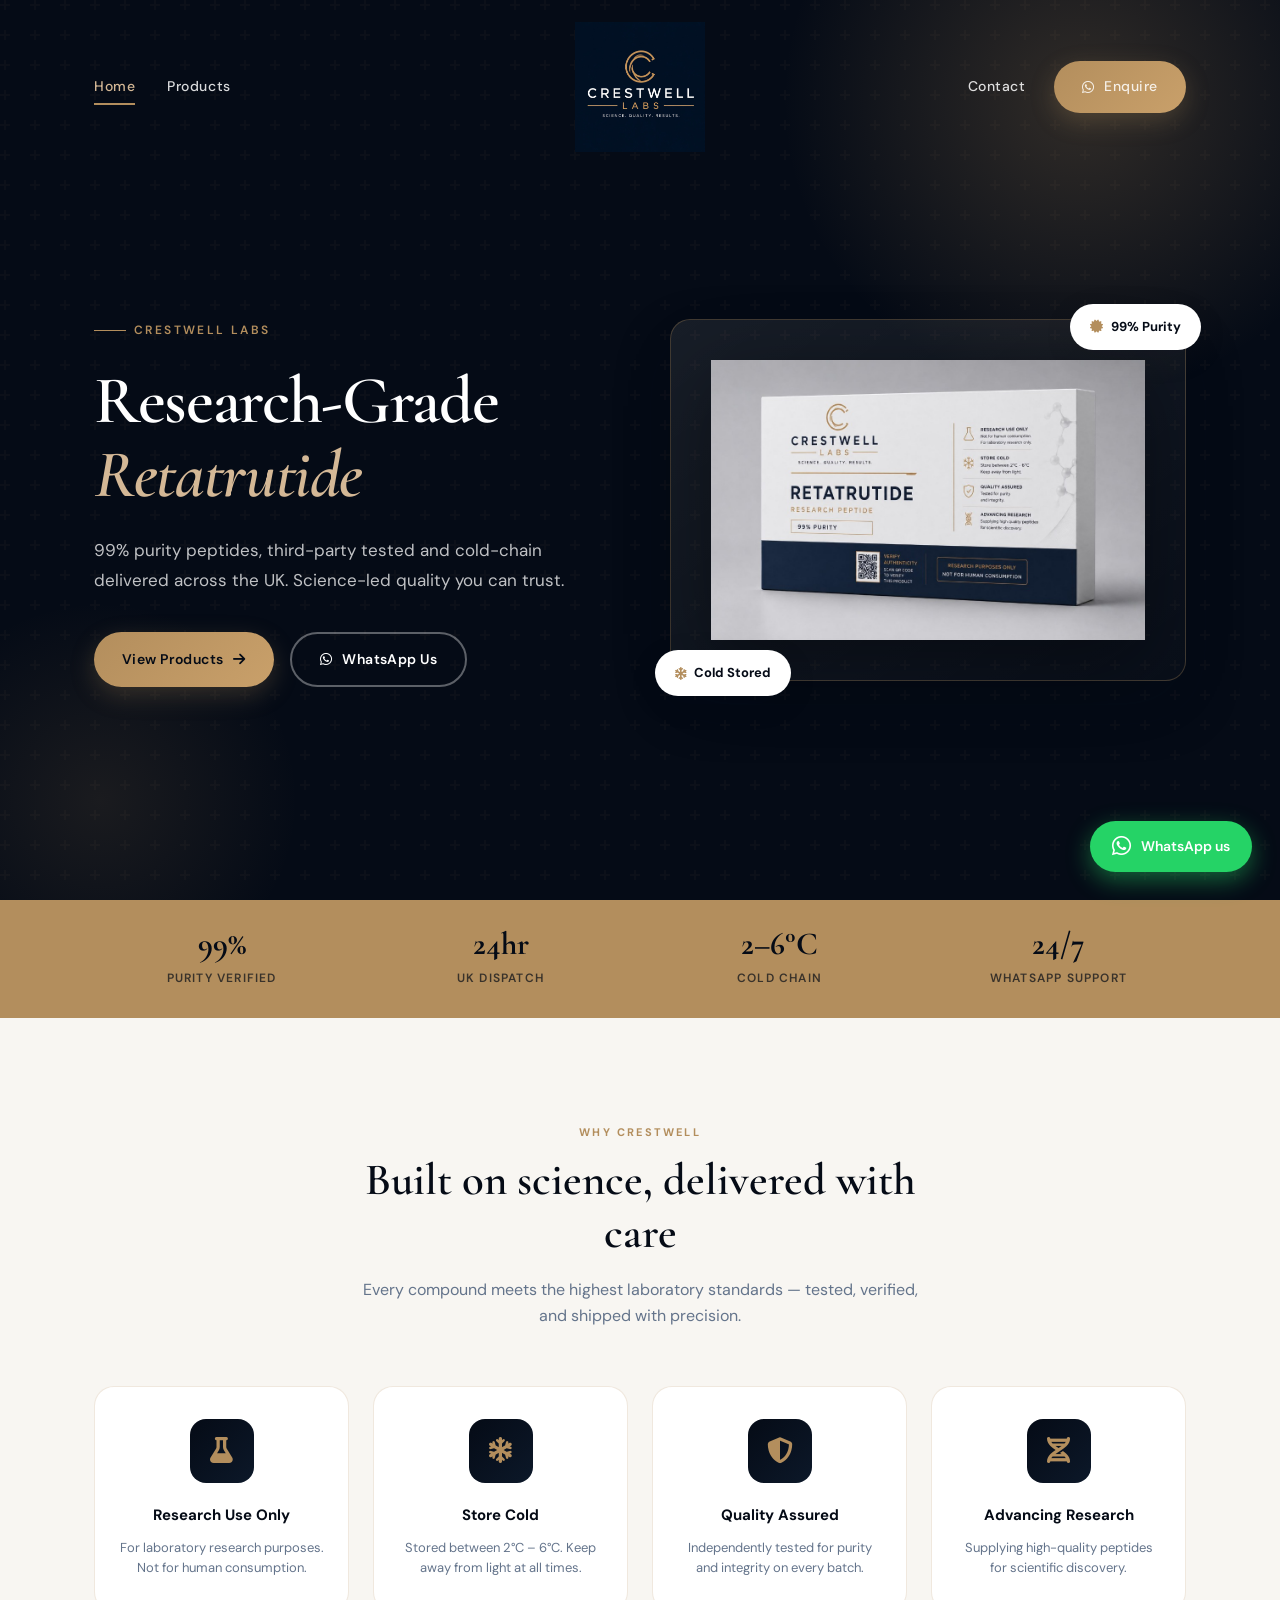
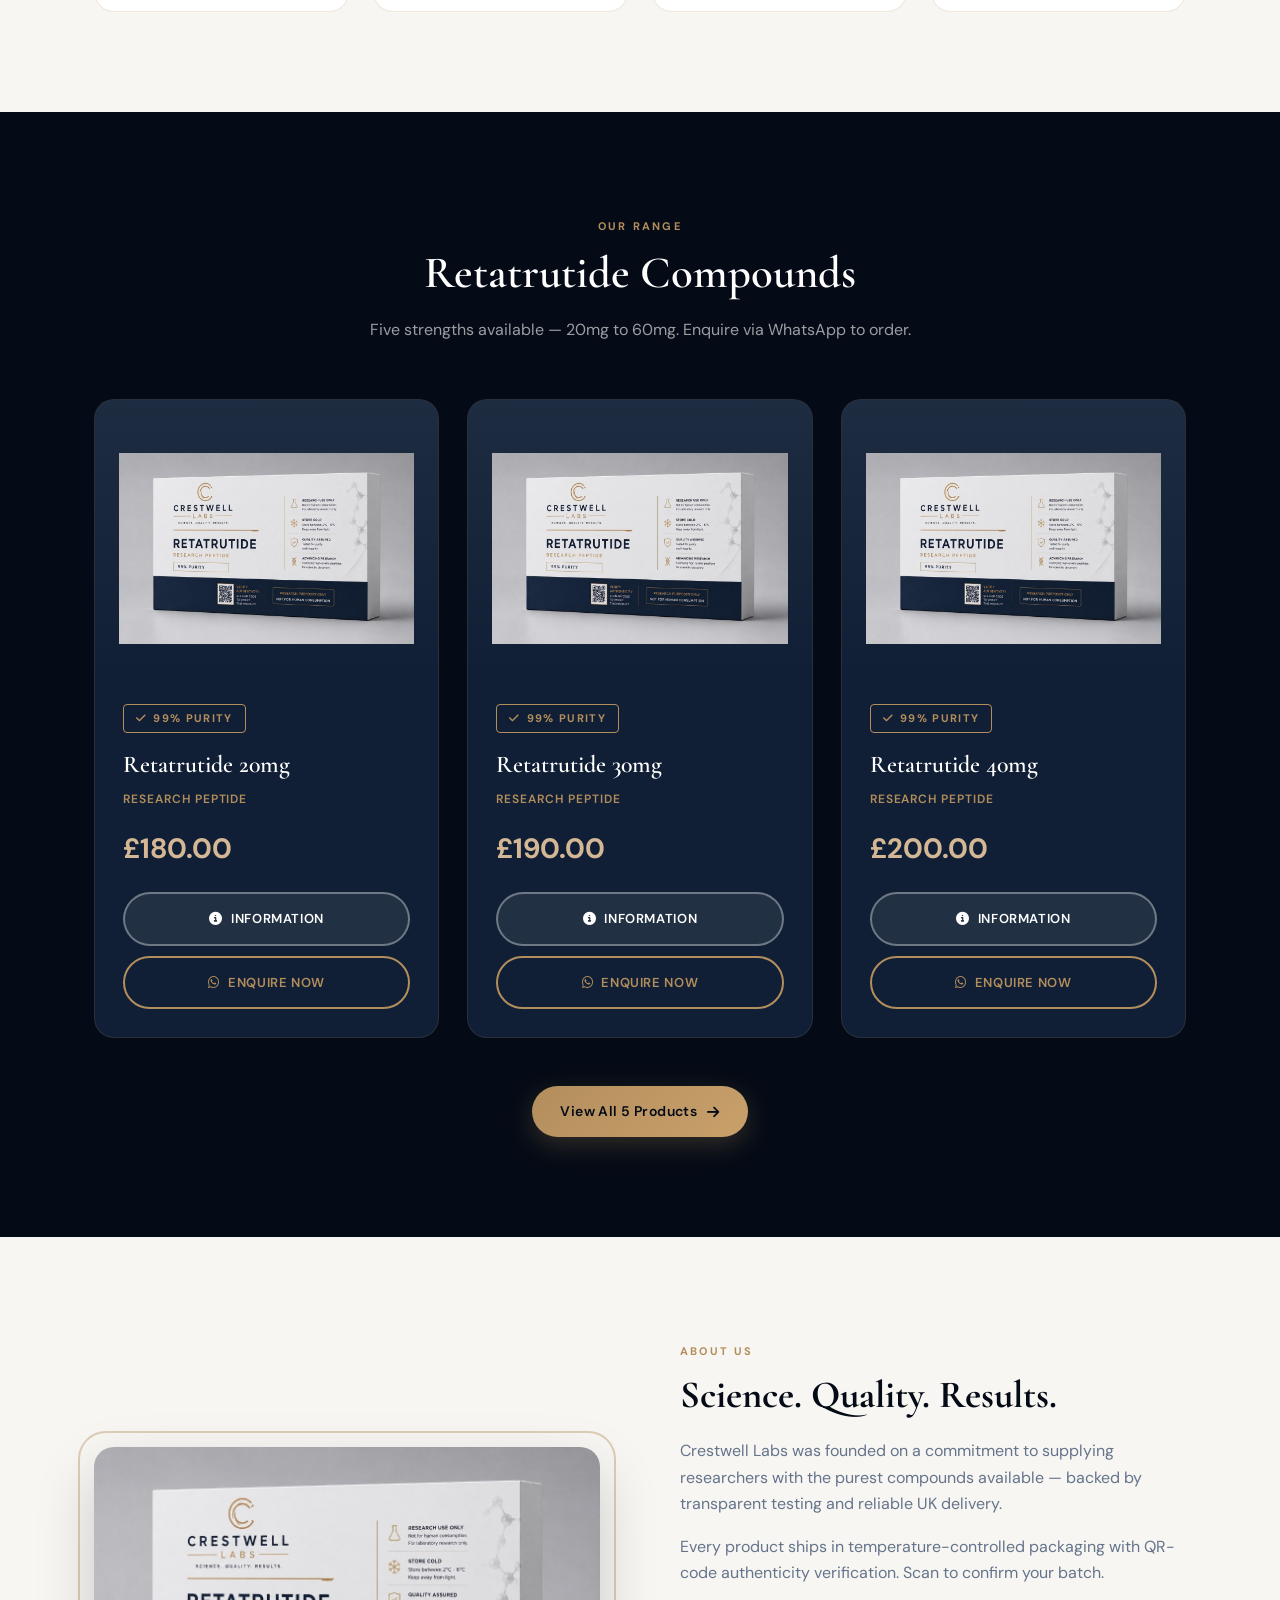
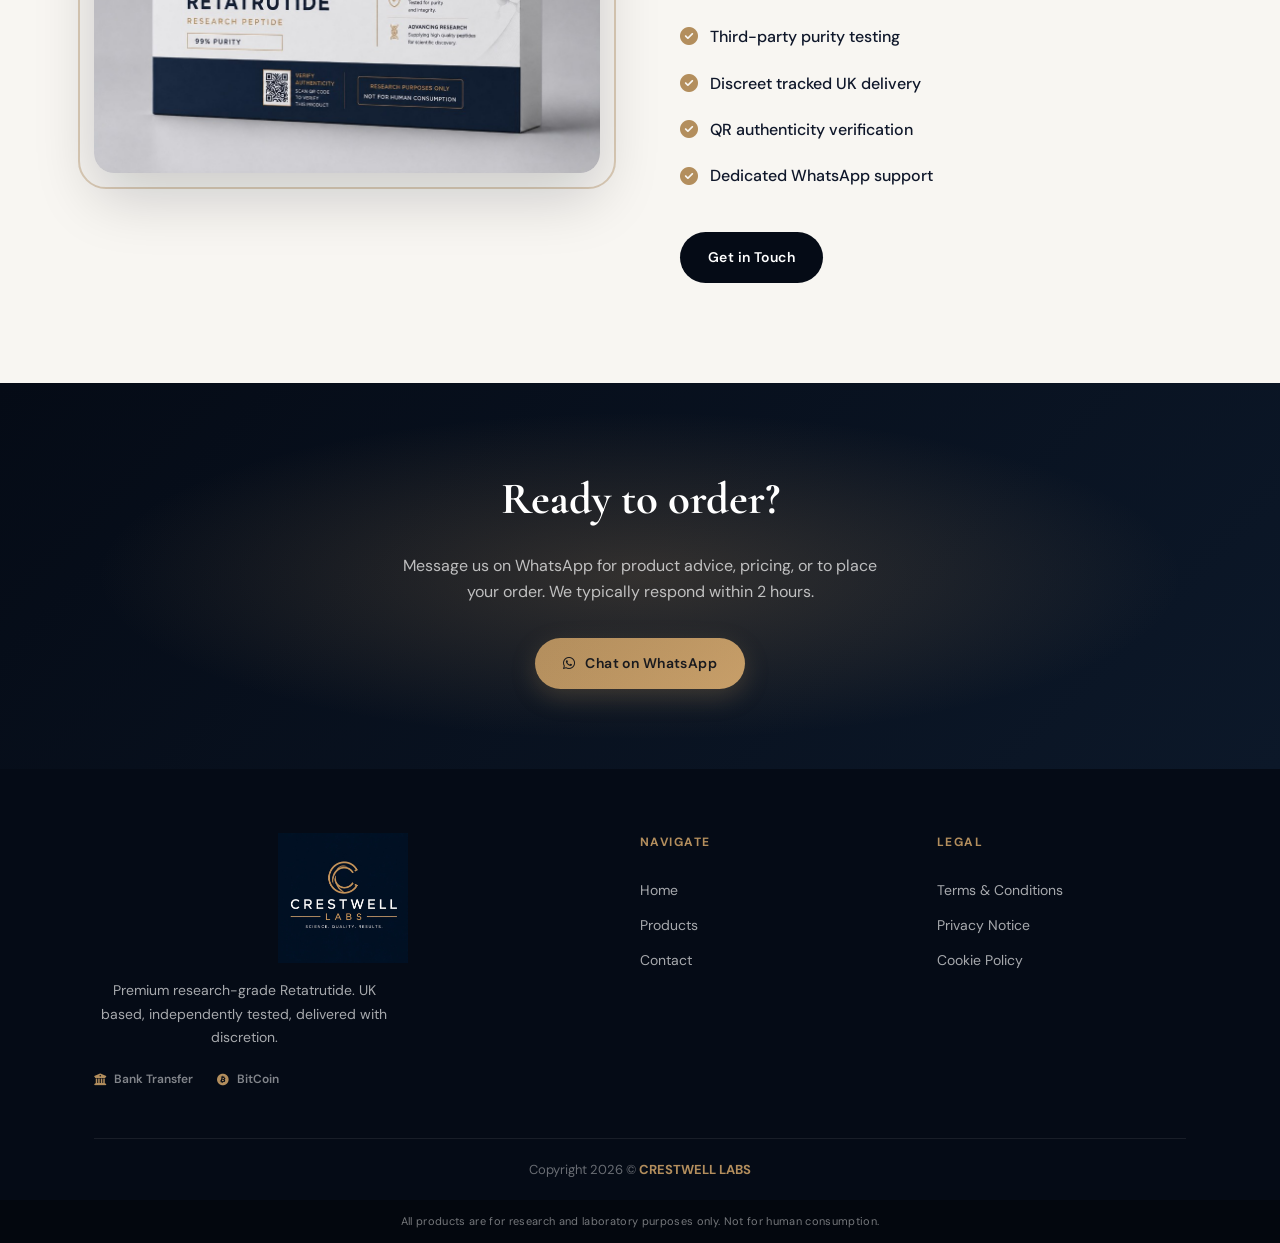
<file: index.html>
<!DOCTYPE html>
<html lang="en">
<head>
  <meta charset="UTF-8">
  <meta name="viewport" content="width=device-width, initial-scale=1.0">
  <meta name="description" content="Crestwell Labs — Science. Quality. Results. Premium research-grade Retatrutide compounds, UK based.">
  <title>Crestwell Labs | Science. Quality. Results.</title>
    <link rel="icon" href="images/favicon.png" type="image/png">
  <link rel="preconnect" href="https://fonts.googleapis.com">
  <link rel="preconnect" href="https://fonts.gstatic.com" crossorigin>
  <link href="https://fonts.googleapis.com/css2?family=Cormorant+Garamond:ital,wght@0,500;0,600;0,700;1,500&family=DM+Sans:wght@400;500;600;700&display=swap" rel="stylesheet">
  <link rel="stylesheet" href="https://cdnjs.cloudflare.com/ajax/libs/font-awesome/6.5.1/css/all.min.css">
  <link rel="stylesheet" href="css/styles.css">
</head>
<body>

  <header class="site-header">
    <div class="container">
      <div class="header-inner">
        <nav class="nav-desktop nav-left">
          <a href="index.html" class="active">Home</a>
          <a href="products.html">Products</a>
        </nav>
        <a href="index.html" class="logo logo-center">
          <img src="images/logo-dark.png" alt="Crestwell Labs">
        </a>
        <div class="header-right">
          <nav class="nav-desktop nav-right">
            <a href="contact.html">Contact</a>
            <a href="https://wa.me/447476289136?text=Hello%2C%20I%27d%20like%20to%20enquire%20about%20Crestwell%20Labs" class="btn btn-gold" target="_blank" rel="noopener">
              <i class="fab fa-whatsapp"></i> Enquire
            </a>
          </nav>
          <button class="menu-toggle" aria-label="Menu"><i class="fas fa-bars"></i></button>
        </div>
      </div>
    </div>
  </header>
  <div class="nav-overlay"></div>
  <nav class="nav-mobile">
    <div class="nav-mobile-top">
      <img src="images/logo-dark.png" alt="Crestwell Labs" class="nav-mobile-logo">
      <button class="nav-mobile-close" aria-label="Close menu"><i class="fas fa-times"></i></button>
    </div>
    <div class="nav-mobile-links">
      <a href="index.html" class="active">Home</a>
      <a href="products.html">Products</a>
      <a href="contact.html">Contact</a>
      <a href="terms.html">Terms &amp; Conditions</a>
      <a href="privacy.html">Privacy Notice</a>
      <a href="cookies.html">Cookie Policy</a>
    </div>
  </nav>

  <!-- Hero -->
  <section class="hero">
    <div class="hero-bg-pattern"></div>
    <div class="hero-glow"></div>
    <div class="hero-glow-2"></div>
    <div class="container">
      <div class="hero-grid">
        <div class="hero-content">
          <div class="hero-eyebrow">Crestwell Labs</div>
          <h1>Research-Grade <em>Retatrutide</em></h1>
          <p class="hero-desc">99% purity peptides, third-party tested and cold-chain delivered across the UK. Science-led quality you can trust.</p>
          <div class="hero-actions">
            <a href="products.html" class="btn btn-gold">View Products <i class="fas fa-arrow-right"></i></a>
            <a href="https://wa.me/447476289136?text=Hello%2C%20I%27d%20like%20more%20info%20about%20Crestwell%20Labs" class="btn btn-outline" target="_blank" rel="noopener">
              <i class="fab fa-whatsapp"></i> WhatsApp Us
            </a>
          </div>
        </div>
        <div class="hero-visual">
          <div class="hero-product-frame">
            <img src="images/product-retatrutide.png" alt="Crestwell Labs Retatrutide">
            <div class="hero-badge-float top-right"><i class="fas fa-certificate"></i> 99% Purity</div>
            <div class="hero-badge-float bottom-left"><i class="fas fa-snowflake"></i> Cold Stored</div>
          </div>
        </div>
      </div>
    </div>
  </section>

  <!-- Stats -->
  <div class="stats-bar">
    <div class="container">
      <div class="stats-grid">
        <div class="stat-item"><strong>99%</strong><span>Purity Verified</span></div>
        <div class="stat-item"><strong>24hr</strong><span>UK Dispatch</span></div>
        <div class="stat-item"><strong>2–6°C</strong><span>Cold Chain</span></div>
        <div class="stat-item"><strong>24/7</strong><span>WhatsApp Support</span></div>
      </div>
    </div>
  </div>

  <!-- Pillars -->
  <section>
    <div class="container">
      <div class="section-header">
        <span class="section-label">Why Crestwell</span>
        <h2>Built on science, delivered with care</h2>
        <p>Every compound meets the highest laboratory standards — tested, verified, and shipped with precision.</p>
      </div>
      <div class="pillars-grid">
        <div class="pillar-card">
          <div class="pillar-icon"><i class="fas fa-flask"></i></div>
          <h3>Research Use Only</h3>
          <p>For laboratory research purposes. Not for human consumption.</p>
        </div>
        <div class="pillar-card">
          <div class="pillar-icon"><i class="fas fa-snowflake"></i></div>
          <h3>Store Cold</h3>
          <p>Stored between 2°C – 6°C. Keep away from light at all times.</p>
        </div>
        <div class="pillar-card">
          <div class="pillar-icon"><i class="fas fa-shield-alt"></i></div>
          <h3>Quality Assured</h3>
          <p>Independently tested for purity and integrity on every batch.</p>
        </div>
        <div class="pillar-card">
          <div class="pillar-icon"><i class="fas fa-dna"></i></div>
          <h3>Advancing Research</h3>
          <p>Supplying high-quality peptides for scientific discovery.</p>
        </div>
      </div>
    </div>
  </section>

  <!-- Featured Products -->
  <section class="section-dark">
    <div class="container">
      <div class="section-header">
        <span class="section-label">Our Range</span>
        <h2>Retatrutide Compounds</h2>
        <p>Five strengths available — 20mg to 60mg. Enquire via WhatsApp to order.</p>
      </div>
      <div class="products-grid">
        <article class="product-card">
          <div class="product-image">
            <a href="information.html"><img src="images/product-retatrutide.png" alt="Retatrutide 20mg"></a>
          </div>
          <div class="product-body">
            <span class="product-purity"><i class="fas fa-check"></i> 99% Purity</span>
            <h3>Retatrutide 20mg</h3>
            <p class="product-subtitle">Research Peptide</p>
            <div class="product-price">£180.00</div>
            <div class="product-actions">
              <a href="information.html" class="btn-info"><i class="fas fa-info-circle"></i> Information</a>
              <a href="https://wa.me/447476289136?text=Hi%2C%20I%27d%20like%20to%20order%20Retatrutide%2020mg" class="btn-enquire" target="_blank" rel="noopener"><i class="fab fa-whatsapp"></i> Enquire Now</a>
            </div>
          </div>
        </article>
        <article class="product-card">
          <div class="product-image">
            <a href="information.html"><img src="images/product-retatrutide.png" alt="Retatrutide 30mg"></a>
          </div>
          <div class="product-body">
            <span class="product-purity"><i class="fas fa-check"></i> 99% Purity</span>
            <h3>Retatrutide 30mg</h3>
            <p class="product-subtitle">Research Peptide</p>
            <div class="product-price">£190.00</div>
            <div class="product-actions">
              <a href="information.html" class="btn-info"><i class="fas fa-info-circle"></i> Information</a>
              <a href="https://wa.me/447476289136?text=Hi%2C%20I%27d%20like%20to%20order%20Retatrutide%2030mg" class="btn-enquire" target="_blank" rel="noopener"><i class="fab fa-whatsapp"></i> Enquire Now</a>
            </div>
          </div>
        </article>
        <article class="product-card">
          <div class="product-image">
            <a href="information.html"><img src="images/product-retatrutide.png" alt="Retatrutide 40mg"></a>
          </div>
          <div class="product-body">
            <span class="product-purity"><i class="fas fa-check"></i> 99% Purity</span>
            <h3>Retatrutide 40mg</h3>
            <p class="product-subtitle">Research Peptide</p>
            <div class="product-price">£200.00</div>
            <div class="product-actions">
              <a href="information.html" class="btn-info"><i class="fas fa-info-circle"></i> Information</a>
              <a href="https://wa.me/447476289136?text=Hi%2C%20I%27d%20like%20to%20order%20Retatrutide%2040mg" class="btn-enquire" target="_blank" rel="noopener"><i class="fab fa-whatsapp"></i> Enquire Now</a>
            </div>
          </div>
        </article>
      </div>
      <div class="text-center mt-48">
        <a href="products.html" class="btn btn-gold">View All 5 Products <i class="fas fa-arrow-right"></i></a>
      </div>
    </div>
  </section>

  <!-- About -->
  <section>
    <div class="container">
      <div class="about-band">
        <div class="about-visual">
          <img src="images/product-retatrutide.png" alt="Crestwell Labs Retatrutide packaging">
        </div>
        <div class="about-text">
          <span class="section-label">About Us</span>
          <h2>Science. Quality. Results.</h2>
          <p>Crestwell Labs was founded on a commitment to supplying researchers with the purest compounds available — backed by transparent testing and reliable UK delivery.</p>
          <p>Every product ships in temperature-controlled packaging with QR-code authenticity verification. Scan to confirm your batch.</p>
          <ul class="about-list">
            <li><i class="fas fa-check-circle"></i> Third-party purity testing</li>
            <li><i class="fas fa-check-circle"></i> Discreet tracked UK delivery</li>
            <li><i class="fas fa-check-circle"></i> QR authenticity verification</li>
            <li><i class="fas fa-check-circle"></i> Dedicated WhatsApp support</li>
          </ul>
          <a href="contact.html" class="btn btn-navy">Get in Touch</a>
        </div>
      </div>
    </div>
  </section>

  <!-- CTA -->
  <section class="cta-section">
    <div class="container">
      <h2>Ready to order?</h2>
      <p>Message us on WhatsApp for product advice, pricing, or to place your order. We typically respond within 2 hours.</p>
      <a href="https://wa.me/447476289136?text=Hello%2C%20I%27d%20like%20to%20enquire%20about%20Crestwell%20Labs%20products" class="btn btn-gold" target="_blank" rel="noopener">
        <i class="fab fa-whatsapp"></i> Chat on WhatsApp
      </a>
    </div>
  </section>

  <footer class="site-footer">
    <div class="container">
      <div class="footer-top">
        <div class="footer-brand">
          <img src="images/logo-dark.png" alt="Crestwell Labs">
          <p>Premium research-grade Retatrutide. UK based, independently tested, delivered with discretion.</p>
          <div class="footer-payments">
            <span><i class="fas fa-university"></i> Bank Transfer</span>
            <span><i class="fab fa-bitcoin"></i> BitCoin</span>
          </div>
        </div>
        <div class="footer-col">
          <h4>Navigate</h4>
          <a href="index.html">Home</a>
          <a href="products.html">Products</a>
          <a href="contact.html">Contact</a>
        </div>
        <div class="footer-col">
          <h4>Legal</h4>
          <a href="terms.html">Terms &amp; Conditions</a>
          <a href="privacy.html">Privacy Notice</a>
          <a href="cookies.html">Cookie Policy</a>
        </div>
      </div>
      <div class="footer-bottom">Copyright 2026 &copy; <strong>CRESTWELL LABS</strong></div>
    </div>
    <div class="disclaimer-bar">All products are for research and laboratory purposes only. Not for human consumption.</div>
  </footer>

  <a href="https://wa.me/447476289136?text=Hello%2C%20I%20need%20more%20info%20about%20Crestwell%20Labs" class="whatsapp-float" target="_blank" rel="noopener" aria-label="WhatsApp">
    <i class="fab fa-whatsapp"></i><span>WhatsApp us</span>
  </a>

  <script src="js/main.js"></script>
</body>
</html>
</file>
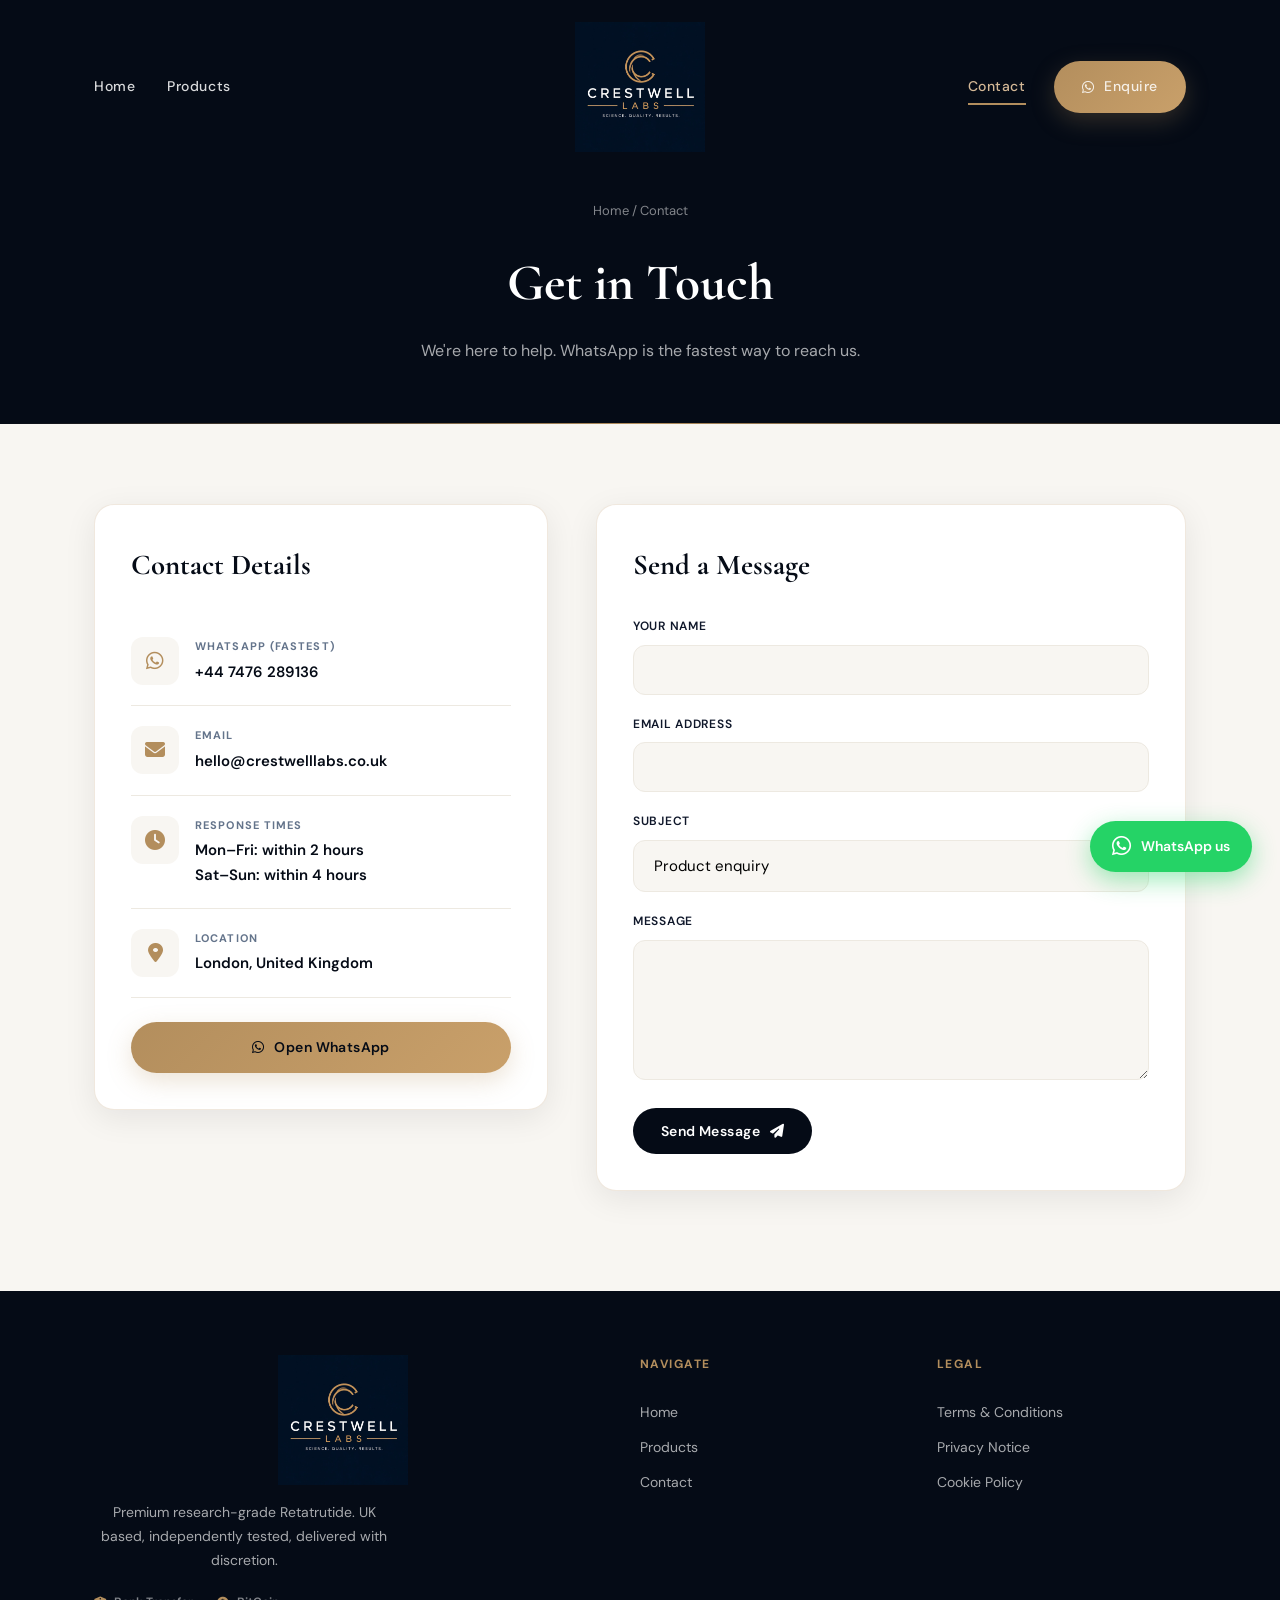
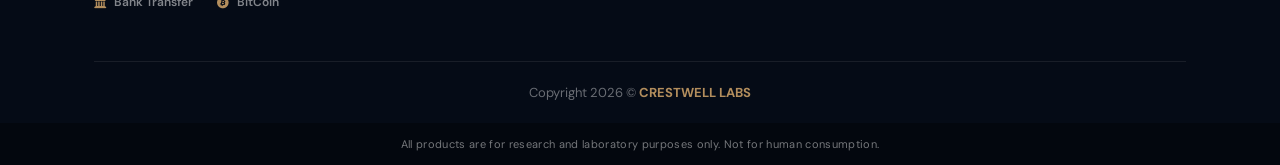
<file: contact.html>
<!DOCTYPE html>
<html lang="en">
<head>
  <meta charset="UTF-8">
  <meta name="viewport" content="width=device-width, initial-scale=1.0">
  <meta name="description" content="Contact Crestwell Labs — WhatsApp, email, or send a message.">
  <title>Contact | Crestwell Labs</title>
  <link rel="icon" href="images/favicon.png" type="image/png">
  <link rel="preconnect" href="https://fonts.googleapis.com">
  <link rel="preconnect" href="https://fonts.gstatic.com" crossorigin>
  <link href="https://fonts.googleapis.com/css2?family=Cormorant+Garamond:ital,wght@0,500;0,600;0,700;1,500&family=DM+Sans:wght@400;500;600;700&display=swap" rel="stylesheet">
  <link rel="stylesheet" href="https://cdnjs.cloudflare.com/ajax/libs/font-awesome/6.5.1/css/all.min.css">
  <link rel="stylesheet" href="css/styles.css">
</head>
<body>

  <header class="site-header scrolled">
    <div class="container">
      <div class="header-inner">
        <nav class="nav-desktop nav-left">
          <a href="index.html">Home</a>
          <a href="products.html">Products</a>
        </nav>
        <a href="index.html" class="logo logo-center">
          <img src="images/logo-dark.png" alt="Crestwell Labs">
        </a>
        <div class="header-right">
          <nav class="nav-desktop nav-right">
            <a href="contact.html" class="active">Contact</a>
            <a href="https://wa.me/447476289136?text=Hello%2C%20I%27d%20like%20to%20enquire%20about%20Crestwell%20Labs" class="btn btn-gold" target="_blank" rel="noopener">
              <i class="fab fa-whatsapp"></i> Enquire
            </a>
          </nav>
          <button class="menu-toggle" aria-label="Menu"><i class="fas fa-bars"></i></button>
        </div>
      </div>
    </div>
  </header>
  <div class="nav-overlay"></div>
  <nav class="nav-mobile">
    <div class="nav-mobile-top">
      <img src="images/logo-dark.png" alt="Crestwell Labs" class="nav-mobile-logo">
      <button class="nav-mobile-close" aria-label="Close menu"><i class="fas fa-times"></i></button>
    </div>
    <div class="nav-mobile-links">
      <a href="index.html">Home</a>
      <a href="products.html">Products</a>
      <a href="contact.html" class="active">Contact</a>
      <a href="terms.html">Terms &amp; Conditions</a>
      <a href="privacy.html">Privacy Notice</a>
      <a href="cookies.html">Cookie Policy</a>
    </div>
  </nav>

  <div class="page-hero">
    <div class="container">
      <div class="breadcrumb"><a href="index.html">Home</a> / Contact</div>
      <h1>Get in Touch</h1>
      <p>We're here to help. WhatsApp is the fastest way to reach us.</p>
    </div>
  </div>

  <section style="padding: 80px 0 100px;">
    <div class="container">
      <div class="contact-grid">
        <div class="contact-card">
          <h2>Contact Details</h2>
          <div class="contact-item">
            <div class="contact-item-icon"><i class="fab fa-whatsapp"></i></div>
            <div>
              <label>WhatsApp (Fastest)</label>
              <a href="https://wa.me/447476289136" target="_blank" rel="noopener">+44 7476 289136</a>
            </div>
          </div>
          <div class="contact-item">
            <div class="contact-item-icon"><i class="fas fa-envelope"></i></div>
            <div>
              <label>Email</label>
              <a href="mailto:hello@crestwelllabs.co.uk">hello@crestwelllabs.co.uk</a>
            </div>
          </div>
          <div class="contact-item">
            <div class="contact-item-icon"><i class="fas fa-clock"></i></div>
            <div>
              <label>Response Times</label>
              <p>Mon–Fri: within 2 hours<br>Sat–Sun: within 4 hours</p>
            </div>
          </div>
          <div class="contact-item">
            <div class="contact-item-icon"><i class="fas fa-map-marker-alt"></i></div>
            <div>
              <label>Location</label>
              <p>London, United Kingdom</p>
            </div>
          </div>
          <a href="https://wa.me/447476289136?text=Hello%2C%20I%27d%20like%20to%20get%20in%20touch" class="btn btn-gold" style="width:100%;justify-content:center;margin-top:24px;" target="_blank" rel="noopener">
            <i class="fab fa-whatsapp"></i> Open WhatsApp
          </a>
        </div>

        <div class="contact-card">
          <h2>Send a Message</h2>
          <form id="contactForm">
            <div class="form-group">
              <label for="name">Your Name</label>
              <input type="text" id="name" name="name" required>
            </div>
            <div class="form-group">
              <label for="email">Email Address</label>
              <input type="email" id="email" name="email" required>
            </div>
            <div class="form-group">
              <label for="subject">Subject</label>
              <select id="subject" name="subject">
                <option>Product enquiry</option>
                <option>Order support</option>
                <option>Wholesale enquiry</option>
                <option>General question</option>
              </select>
            </div>
            <div class="form-group">
              <label for="message">Message</label>
              <textarea id="message" name="message" required></textarea>
            </div>
            <button type="submit" class="btn btn-navy">Send Message <i class="fas fa-paper-plane"></i></button>
          </form>
        </div>
      </div>
    </div>
  </section>

  <footer class="site-footer">
    <div class="container">
      <div class="footer-top">
        <div class="footer-brand">
          <img src="images/logo-dark.png" alt="Crestwell Labs">
          <p>Premium research-grade Retatrutide. UK based, independently tested, delivered with discretion.</p>
          <div class="footer-payments">
            <span><i class="fas fa-university"></i> Bank Transfer</span>
            <span><i class="fab fa-bitcoin"></i> BitCoin</span>
          </div>
        </div>
        <div class="footer-col">
          <h4>Navigate</h4>
          <a href="index.html">Home</a>
          <a href="products.html">Products</a>
          <a href="contact.html">Contact</a>
        </div>
        <div class="footer-col">
          <h4>Legal</h4>
          <a href="terms.html">Terms &amp; Conditions</a>
          <a href="privacy.html">Privacy Notice</a>
          <a href="cookies.html">Cookie Policy</a>
        </div>
      </div>
      <div class="footer-bottom">Copyright 2026 &copy; <strong>CRESTWELL LABS</strong></div>
    </div>
    <div class="disclaimer-bar">All products are for research and laboratory purposes only. Not for human consumption.</div>
  </footer>

  <a href="https://wa.me/447476289136?text=Hello%2C%20I%20need%20more%20info%20about%20Crestwell%20Labs" class="whatsapp-float" target="_blank" rel="noopener" aria-label="WhatsApp">
    <i class="fab fa-whatsapp"></i><span>WhatsApp us</span>
  </a>

  <script src="js/main.js"></script>
</body>
</html>
</file>
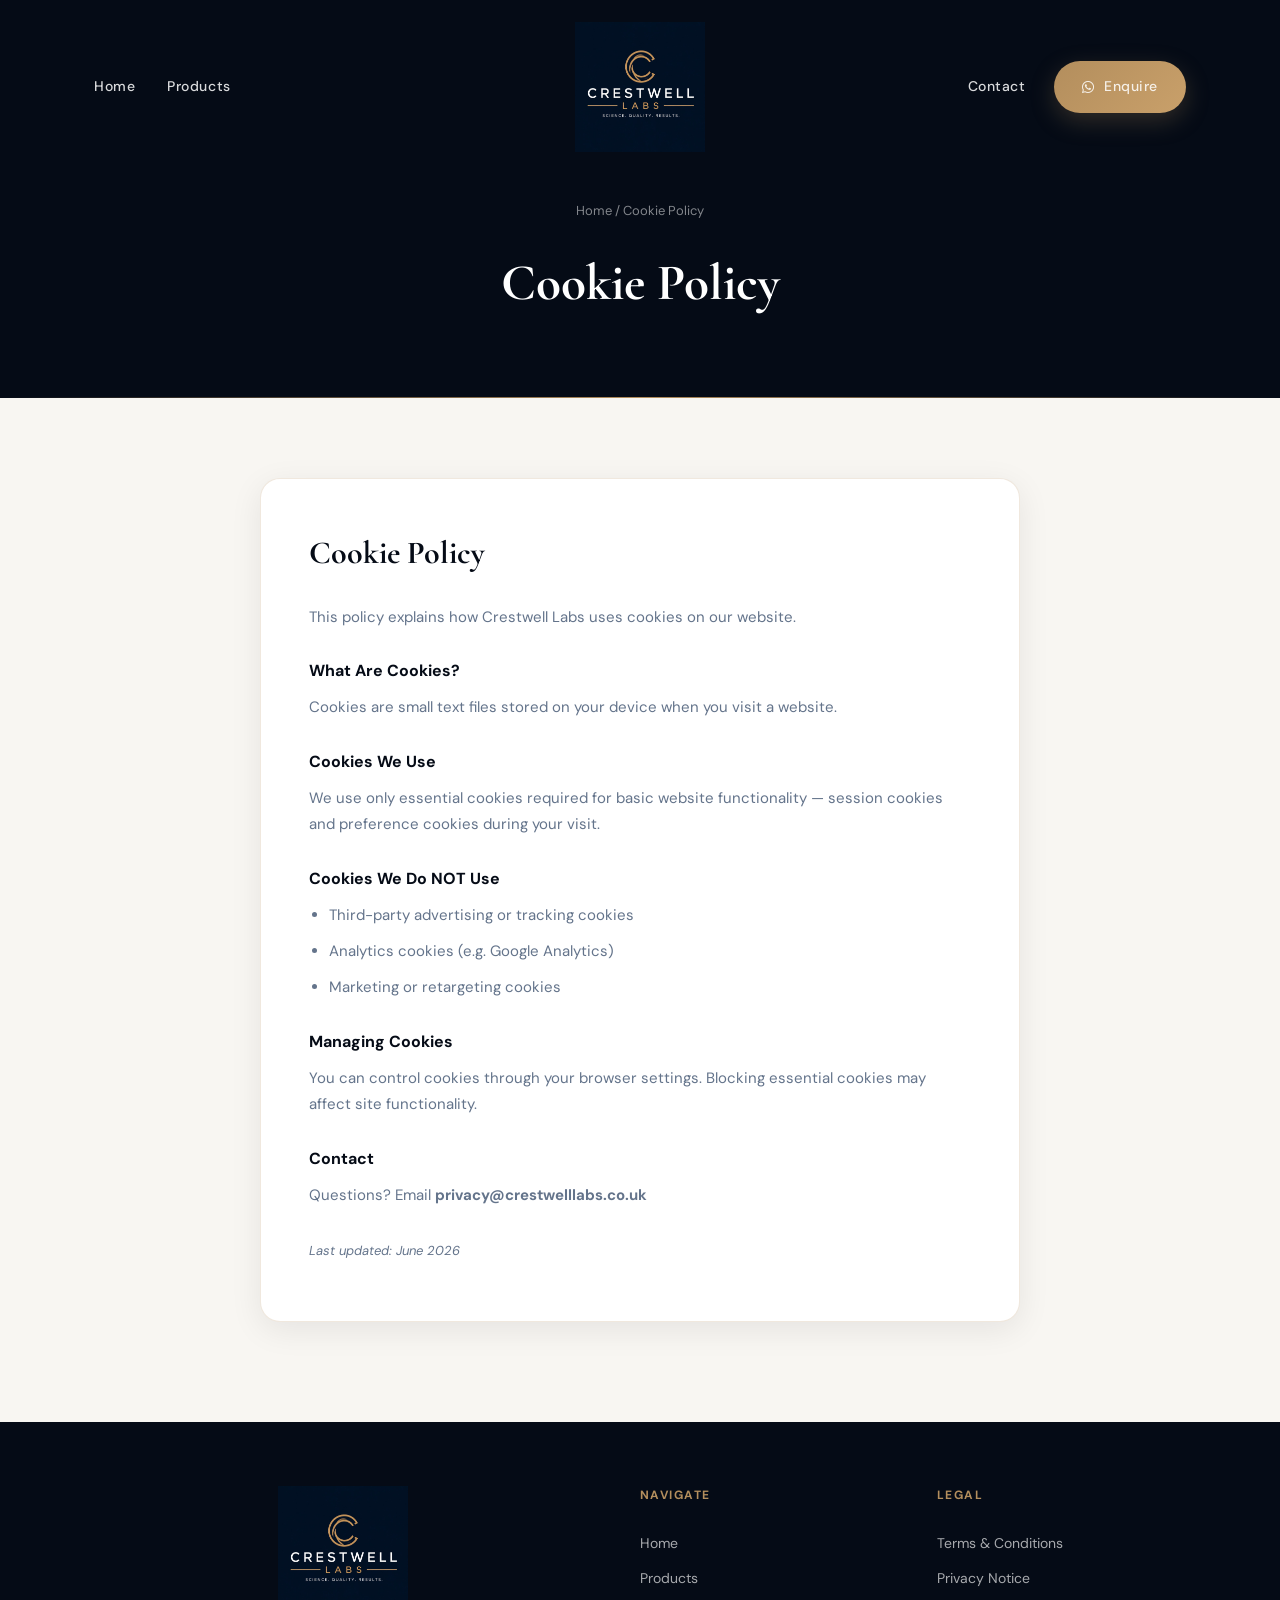
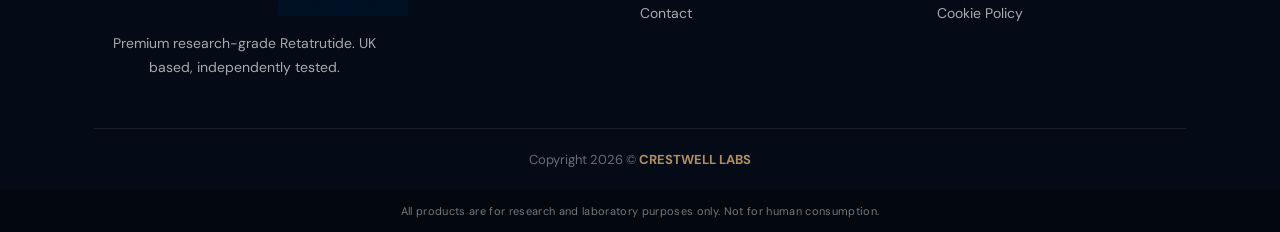
<file: cookies.html>
<!DOCTYPE html>
<html lang="en">
<head>
  <meta charset="UTF-8">
  <meta name="viewport" content="width=device-width, initial-scale=1.0">
  <title>Cookie Policy | Crestwell Labs</title>
    <link rel="icon" href="images/favicon.png" type="image/png">
  <link rel="preconnect" href="https://fonts.googleapis.com">
  <link rel="preconnect" href="https://fonts.gstatic.com" crossorigin>
  <link href="https://fonts.googleapis.com/css2?family=Cormorant+Garamond:wght@600;700&family=DM+Sans:wght@400;500;600;700&display=swap" rel="stylesheet">
  <link rel="stylesheet" href="https://cdnjs.cloudflare.com/ajax/libs/font-awesome/6.5.1/css/all.min.css">
  <link rel="stylesheet" href="css/styles.css">
</head>
<body>

  <header class="site-header scrolled">
    <div class="container">
      <div class="header-inner">
        <nav class="nav-desktop nav-left">
          <a href="index.html">Home</a>
          <a href="products.html">Products</a>
        </nav>
        <a href="index.html" class="logo logo-center">
          <img src="images/logo-dark.png" alt="Crestwell Labs">
        </a>
        <div class="header-right">
          <nav class="nav-desktop nav-right">
            <a href="contact.html">Contact</a>
            <a href="https://wa.me/447476289136" class="btn btn-gold" target="_blank" rel="noopener"><i class="fab fa-whatsapp"></i> Enquire</a>
          </nav>
          <button class="menu-toggle" aria-label="Menu"><i class="fas fa-bars"></i></button>
        </div>
      </div>
    </div>
  </header>
  <div class="nav-overlay"></div>
  <nav class="nav-mobile">
    <div class="nav-mobile-top">
      <img src="images/logo-dark.png" alt="Crestwell Labs" class="nav-mobile-logo">
      <button class="nav-mobile-close" aria-label="Close menu"><i class="fas fa-times"></i></button>
    </div>
    <div class="nav-mobile-links">
      <a href="index.html">Home</a>
      <a href="products.html">Products</a>
      <a href="contact.html">Contact</a>
      <a href="terms.html">Terms &amp; Conditions</a>
      <a href="privacy.html">Privacy Notice</a>
      <a href="cookies.html" class="active">Cookie Policy</a>
    </div>
  </nav>

  <div class="page-hero">
    <div class="container">
      <div class="breadcrumb"><a href="index.html">Home</a> / Cookie Policy</div>
      <h1>Cookie Policy</h1>
    </div>
  </div>

  <section style="padding: 80px 0 100px;">
    <div class="container">
      <div class="legal-wrap">
        <h2>Cookie Policy</h2>
        <p>This policy explains how Crestwell Labs uses cookies on our website.</p>
        <h3>What Are Cookies?</h3>
        <p>Cookies are small text files stored on your device when you visit a website.</p>
        <h3>Cookies We Use</h3>
        <p>We use only essential cookies required for basic website functionality — session cookies and preference cookies during your visit.</p>
        <h3>Cookies We Do NOT Use</h3>
        <ul>
          <li>Third-party advertising or tracking cookies</li>
          <li>Analytics cookies (e.g. Google Analytics)</li>
          <li>Marketing or retargeting cookies</li>
        </ul>
        <h3>Managing Cookies</h3>
        <p>You can control cookies through your browser settings. Blocking essential cookies may affect site functionality.</p>
        <h3>Contact</h3>
        <p>Questions? Email <strong>privacy@crestwelllabs.co.uk</strong></p>
        <p class="updated">Last updated: June 2026</p>
      </div>
    </div>
  </section>

  <footer class="site-footer">
    <div class="container">
      <div class="footer-top">
        <div class="footer-brand">
          <img src="images/logo-dark.png" alt="Crestwell Labs">
          <p>Premium research-grade Retatrutide. UK based, independently tested.</p>
        </div>
        <div class="footer-col">
          <h4>Navigate</h4>
          <a href="index.html">Home</a>
          <a href="products.html">Products</a>
          <a href="contact.html">Contact</a>
        </div>
        <div class="footer-col">
          <h4>Legal</h4>
          <a href="terms.html">Terms &amp; Conditions</a>
          <a href="privacy.html">Privacy Notice</a>
          <a href="cookies.html">Cookie Policy</a>
        </div>
      </div>
      <div class="footer-bottom">Copyright 2026 &copy; <strong>CRESTWELL LABS</strong></div>
    </div>
    <div class="disclaimer-bar">All products are for research and laboratory purposes only. Not for human consumption.</div>
  </footer>

  <script src="js/main.js"></script>
</body>
</html>
</file>
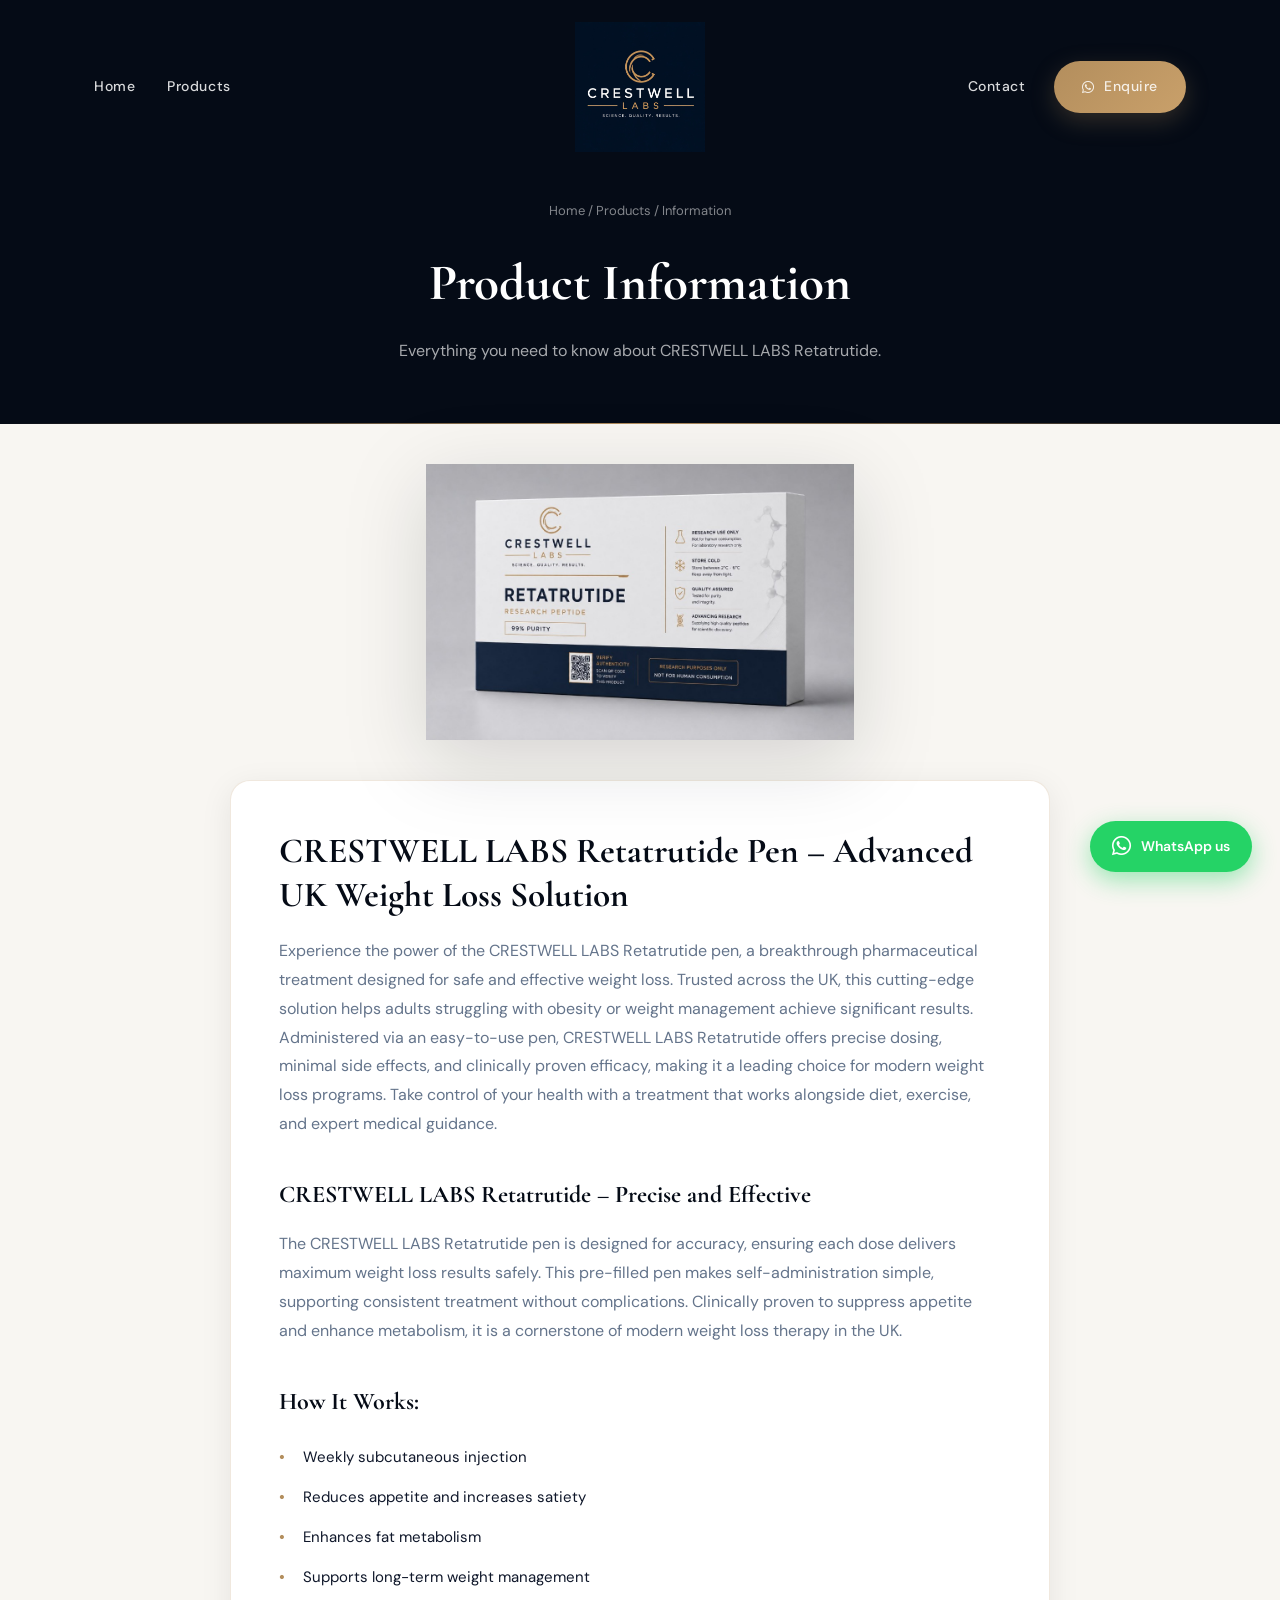
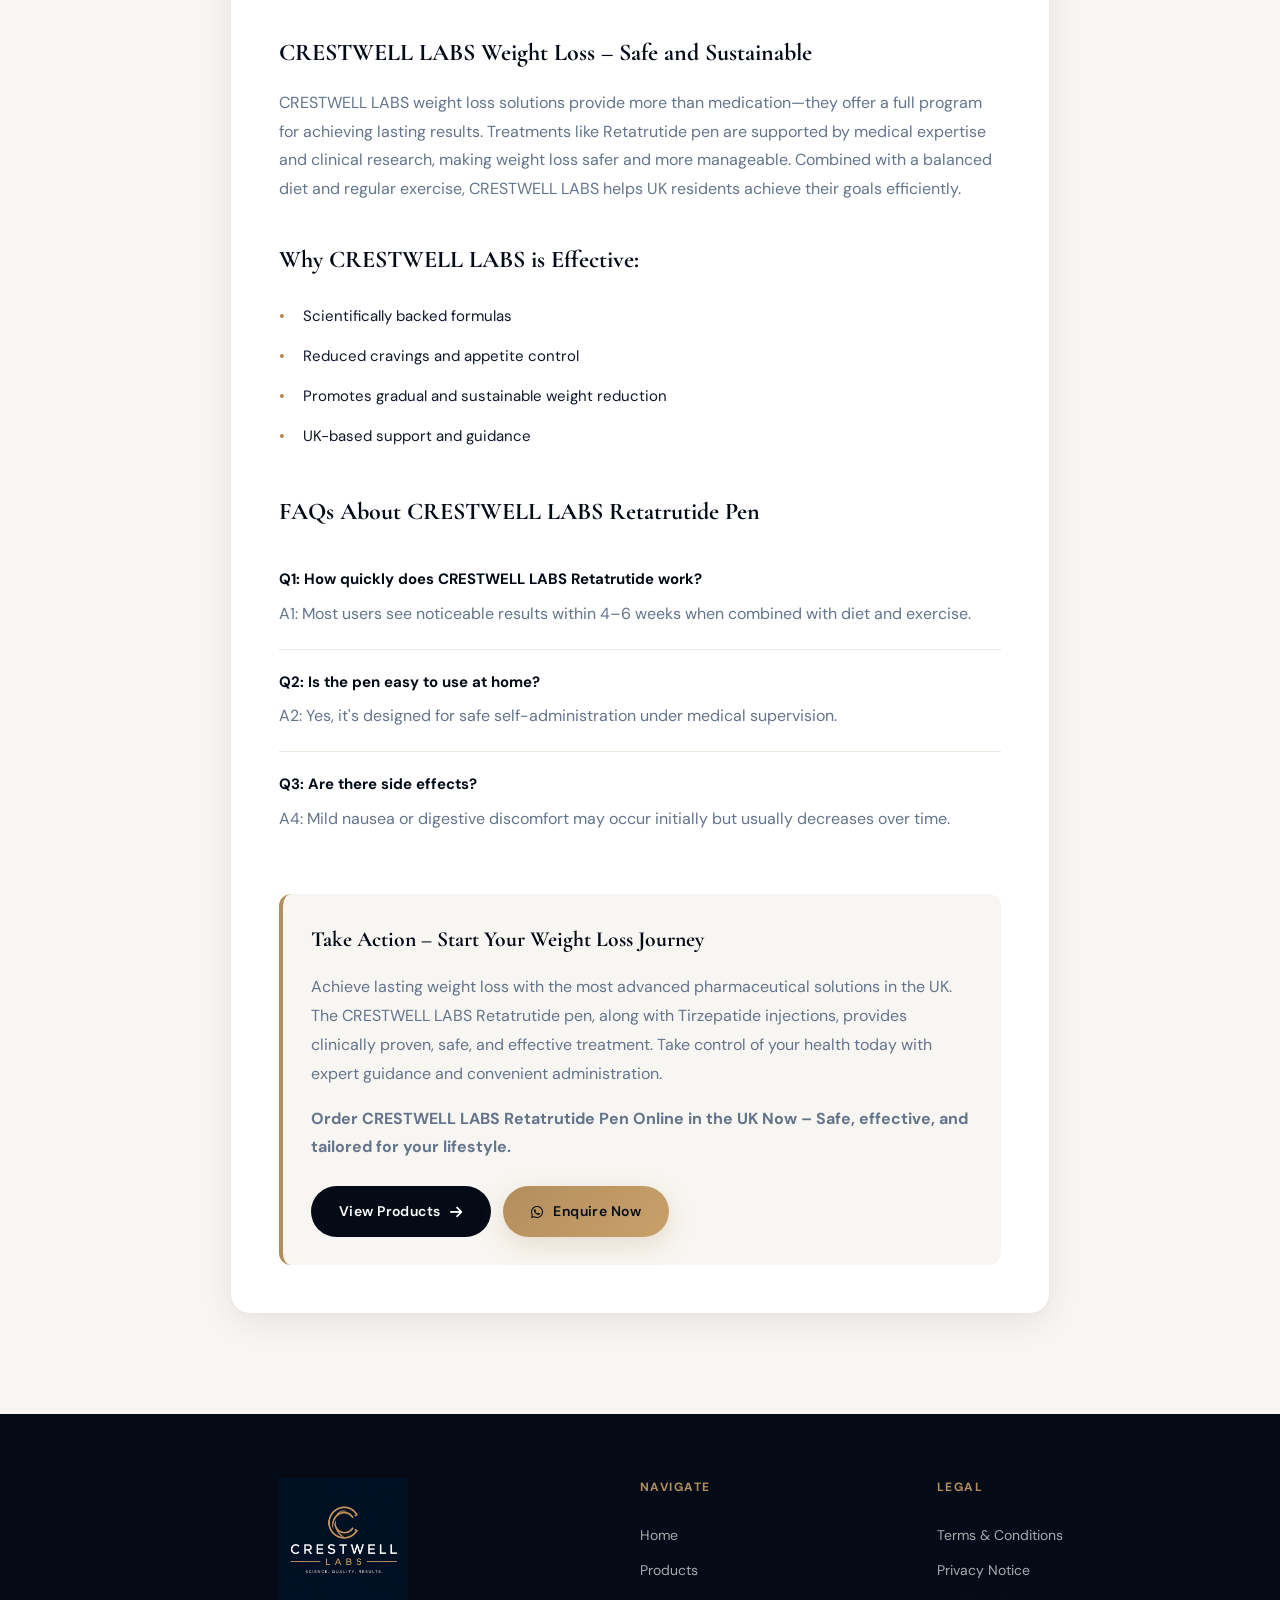
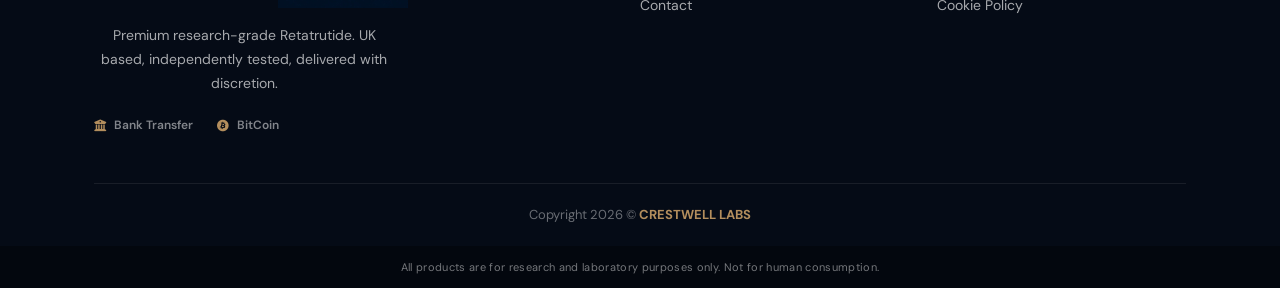
<file: information.html>
<!DOCTYPE html>
<html lang="en">
<head>
  <meta charset="UTF-8">
  <meta name="viewport" content="width=device-width, initial-scale=1.0">
  <meta name="description" content="CRESTWELL LABS Retatrutide Pen — Advanced UK weight loss solution. Learn how it works, benefits, and FAQs.">
  <title>Information | Crestwell Labs</title>
    <link rel="icon" href="images/favicon.png" type="image/png">
  <link rel="preconnect" href="https://fonts.googleapis.com">
  <link rel="preconnect" href="https://fonts.gstatic.com" crossorigin>
  <link href="https://fonts.googleapis.com/css2?family=Cormorant+Garamond:ital,wght@0,500;0,600;0,700;1,500&family=DM+Sans:wght@400;500;600;700&display=swap" rel="stylesheet">
  <link rel="stylesheet" href="https://cdnjs.cloudflare.com/ajax/libs/font-awesome/6.5.1/css/all.min.css">
  <link rel="stylesheet" href="css/styles.css">
</head>
<body>

  <header class="site-header scrolled">
    <div class="container">
      <div class="header-inner">
        <nav class="nav-desktop nav-left">
          <a href="index.html">Home</a>
          <a href="products.html">Products</a>
        </nav>
        <a href="index.html" class="logo logo-center">
          <img src="images/logo-dark.png" alt="Crestwell Labs">
        </a>
        <div class="header-right">
          <nav class="nav-desktop nav-right">
            <a href="contact.html">Contact</a>
            <a href="https://wa.me/447476289136?text=Hello%2C%20I%27d%20like%20to%20enquire%20about%20Crestwell%20Labs" class="btn btn-gold" target="_blank" rel="noopener">
              <i class="fab fa-whatsapp"></i> Enquire
            </a>
          </nav>
          <button class="menu-toggle" aria-label="Menu"><i class="fas fa-bars"></i></button>
        </div>
      </div>
    </div>
  </header>
  <div class="nav-overlay"></div>
  <nav class="nav-mobile">
    <div class="nav-mobile-top">
      <img src="images/logo-dark.png" alt="Crestwell Labs" class="nav-mobile-logo">
      <button class="nav-mobile-close" aria-label="Close menu"><i class="fas fa-times"></i></button>
    </div>
    <div class="nav-mobile-links">
      <a href="index.html">Home</a>
      <a href="products.html">Products</a>
      <a href="contact.html">Contact</a>
      <a href="terms.html">Terms &amp; Conditions</a>
      <a href="privacy.html">Privacy Notice</a>
      <a href="cookies.html">Cookie Policy</a>
    </div>
  </nav>

  <div class="page-hero">
    <div class="container">
      <div class="breadcrumb"><a href="index.html">Home</a> / <a href="products.html">Products</a> / Information</div>
      <h1>Product Information</h1>
      <p>Everything you need to know about CRESTWELL LABS Retatrutide.</p>
    </div>
  </div>

  <section class="info-page">
    <div class="container">
      <div class="info-product-image">
        <img src="images/product-retatrutide.png" alt="CRESTWELL LABS Retatrutide Pen">
      </div>
      <div class="info-content">

        <h2>CRESTWELL LABS Retatrutide Pen – Advanced UK Weight Loss Solution</h2>
        <p>Experience the power of the CRESTWELL LABS Retatrutide pen, a breakthrough pharmaceutical treatment designed for safe and effective weight loss. Trusted across the UK, this cutting-edge solution helps adults struggling with obesity or weight management achieve significant results. Administered via an easy-to-use pen, CRESTWELL LABS Retatrutide offers precise dosing, minimal side effects, and clinically proven efficacy, making it a leading choice for modern weight loss programs. Take control of your health with a treatment that works alongside diet, exercise, and expert medical guidance.</p>

        <h3>CRESTWELL LABS Retatrutide – Precise and Effective</h3>
        <p>The CRESTWELL LABS Retatrutide pen is designed for accuracy, ensuring each dose delivers maximum weight loss results safely. This pre-filled pen makes self-administration simple, supporting consistent treatment without complications. Clinically proven to suppress appetite and enhance metabolism, it is a cornerstone of modern weight loss therapy in the UK.</p>

        <h3>How It Works:</h3>
        <ul>
          <li>Weekly subcutaneous injection</li>
          <li>Reduces appetite and increases satiety</li>
          <li>Enhances fat metabolism</li>
          <li>Supports long-term weight management</li>
        </ul>

        <h3>CRESTWELL LABS Weight Loss – Safe and Sustainable</h3>
        <p>CRESTWELL LABS weight loss solutions provide more than medication—they offer a full program for achieving lasting results. Treatments like Retatrutide pen are supported by medical expertise and clinical research, making weight loss safer and more manageable. Combined with a balanced diet and regular exercise, CRESTWELL LABS helps UK residents achieve their goals efficiently.</p>

        <h3>Why CRESTWELL LABS is Effective:</h3>
        <ul>
          <li>Scientifically backed formulas</li>
          <li>Reduced cravings and appetite control</li>
          <li>Promotes gradual and sustainable weight reduction</li>
          <li>UK-based support and guidance</li>
        </ul>

        <h3>FAQs About CRESTWELL LABS Retatrutide Pen</h3>
        <div class="info-faq">
          <div class="info-faq-item">
            <strong>Q1: How quickly does CRESTWELL LABS Retatrutide work?</strong>
            <p>A1: Most users see noticeable results within 4–6 weeks when combined with diet and exercise.</p>
          </div>
          <div class="info-faq-item">
            <strong>Q2: Is the pen easy to use at home?</strong>
            <p>A2: Yes, it's designed for safe self-administration under medical supervision.</p>
          </div>
          <div class="info-faq-item">
            <strong>Q3: Are there side effects?</strong>
            <p>A4: Mild nausea or digestive discomfort may occur initially but usually decreases over time.</p>
          </div>
        </div>

        <div class="info-cta-box">
          <h3>Take Action – Start Your Weight Loss Journey</h3>
          <p>Achieve lasting weight loss with the most advanced pharmaceutical solutions in the UK. The CRESTWELL LABS Retatrutide pen, along with Tirzepatide injections, provides clinically proven, safe, and effective treatment. Take control of your health today with expert guidance and convenient administration.</p>
          <p><strong>Order CRESTWELL LABS Retatrutide Pen Online in the UK Now – Safe, effective, and tailored for your lifestyle.</strong></p>
          <div style="margin-top:24px;display:flex;flex-wrap:wrap;gap:12px;">
            <a href="products.html" class="btn btn-navy">View Products <i class="fas fa-arrow-right"></i></a>
            <a href="https://wa.me/447476289136?text=Hello%2C%20I%27d%20like%20to%20order%20CRESTWELL%20LABS%20Retatrutide" class="btn btn-gold" target="_blank" rel="noopener"><i class="fab fa-whatsapp"></i> Enquire Now</a>
          </div>
        </div>

      </div>
    </div>
  </section>

  <footer class="site-footer">
    <div class="container">
      <div class="footer-top">
        <div class="footer-brand">
          <img src="images/logo-dark.png" alt="Crestwell Labs">
          <p>Premium research-grade Retatrutide. UK based, independently tested, delivered with discretion.</p>
          <div class="footer-payments">
            <span><i class="fas fa-university"></i> Bank Transfer</span>
            <span><i class="fab fa-bitcoin"></i> BitCoin</span>
          </div>
        </div>
        <div class="footer-col">
          <h4>Navigate</h4>
          <a href="index.html">Home</a>
          <a href="products.html">Products</a>
          <a href="contact.html">Contact</a>
        </div>
        <div class="footer-col">
          <h4>Legal</h4>
          <a href="terms.html">Terms &amp; Conditions</a>
          <a href="privacy.html">Privacy Notice</a>
          <a href="cookies.html">Cookie Policy</a>
        </div>
      </div>
      <div class="footer-bottom">Copyright 2026 &copy; <strong>CRESTWELL LABS</strong></div>
    </div>
    <div class="disclaimer-bar">All products are for research and laboratory purposes only. Not for human consumption.</div>
  </footer>

  <a href="https://wa.me/447476289136?text=Hello%2C%20I%20need%20more%20info%20about%20Crestwell%20Labs" class="whatsapp-float" target="_blank" rel="noopener" aria-label="WhatsApp">
    <i class="fab fa-whatsapp"></i><span>WhatsApp us</span>
  </a>

  <script src="js/main.js"></script>
</body>
</html>
</file>
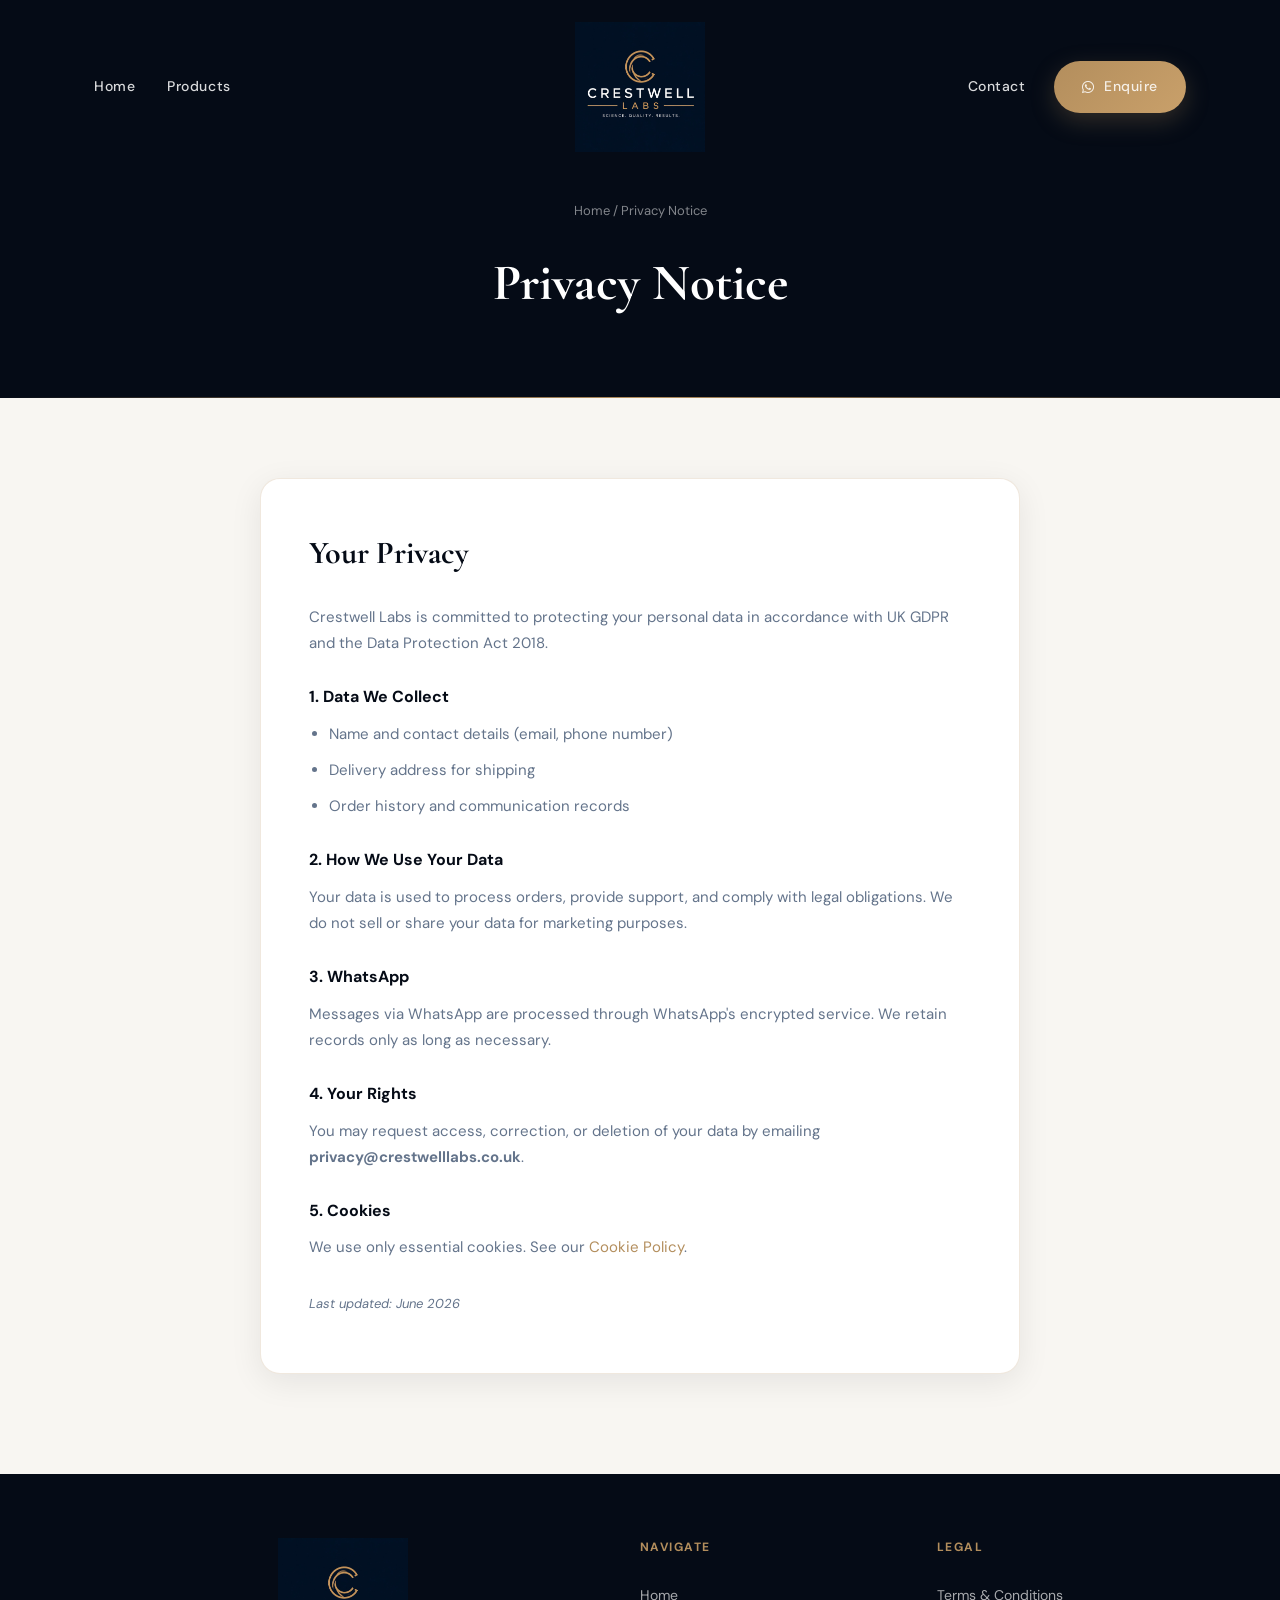
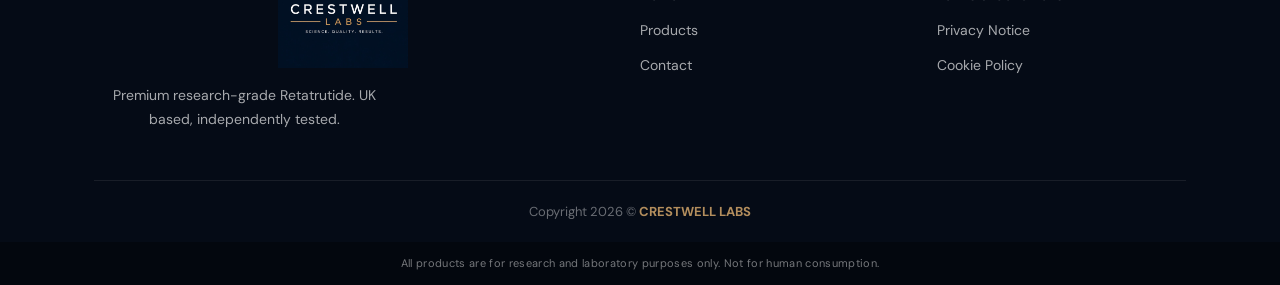
<file: privacy.html>
<!DOCTYPE html>
<html lang="en">
<head>
  <meta charset="UTF-8">
  <meta name="viewport" content="width=device-width, initial-scale=1.0">
  <title>Privacy Notice | Crestwell Labs</title>
    <link rel="icon" href="images/favicon.png" type="image/png">
  <link rel="preconnect" href="https://fonts.googleapis.com">
  <link rel="preconnect" href="https://fonts.gstatic.com" crossorigin>
  <link href="https://fonts.googleapis.com/css2?family=Cormorant+Garamond:wght@600;700&family=DM+Sans:wght@400;500;600;700&display=swap" rel="stylesheet">
  <link rel="stylesheet" href="https://cdnjs.cloudflare.com/ajax/libs/font-awesome/6.5.1/css/all.min.css">
  <link rel="stylesheet" href="css/styles.css">
</head>
<body>

  <header class="site-header scrolled">
    <div class="container">
      <div class="header-inner">
        <nav class="nav-desktop nav-left">
          <a href="index.html">Home</a>
          <a href="products.html">Products</a>
        </nav>
        <a href="index.html" class="logo logo-center">
          <img src="images/logo-dark.png" alt="Crestwell Labs">
        </a>
        <div class="header-right">
          <nav class="nav-desktop nav-right">
            <a href="contact.html">Contact</a>
            <a href="https://wa.me/447476289136" class="btn btn-gold" target="_blank" rel="noopener"><i class="fab fa-whatsapp"></i> Enquire</a>
          </nav>
          <button class="menu-toggle" aria-label="Menu"><i class="fas fa-bars"></i></button>
        </div>
      </div>
    </div>
  </header>
  <div class="nav-overlay"></div>
  <nav class="nav-mobile">
    <div class="nav-mobile-top">
      <img src="images/logo-dark.png" alt="Crestwell Labs" class="nav-mobile-logo">
      <button class="nav-mobile-close" aria-label="Close menu"><i class="fas fa-times"></i></button>
    </div>
    <div class="nav-mobile-links">
      <a href="index.html">Home</a>
      <a href="products.html">Products</a>
      <a href="contact.html">Contact</a>
      <a href="terms.html">Terms &amp; Conditions</a>
      <a href="privacy.html" class="active">Privacy Notice</a>
      <a href="cookies.html">Cookie Policy</a>
    </div>
  </nav>

  <div class="page-hero">
    <div class="container">
      <div class="breadcrumb"><a href="index.html">Home</a> / Privacy Notice</div>
      <h1>Privacy Notice</h1>
    </div>
  </div>

  <section style="padding: 80px 0 100px;">
    <div class="container">
      <div class="legal-wrap">
        <h2>Your Privacy</h2>
        <p>Crestwell Labs is committed to protecting your personal data in accordance with UK GDPR and the Data Protection Act 2018.</p>
        <h3>1. Data We Collect</h3>
        <ul>
          <li>Name and contact details (email, phone number)</li>
          <li>Delivery address for shipping</li>
          <li>Order history and communication records</li>
        </ul>
        <h3>2. How We Use Your Data</h3>
        <p>Your data is used to process orders, provide support, and comply with legal obligations. We do not sell or share your data for marketing purposes.</p>
        <h3>3. WhatsApp</h3>
        <p>Messages via WhatsApp are processed through WhatsApp's encrypted service. We retain records only as long as necessary.</p>
        <h3>4. Your Rights</h3>
        <p>You may request access, correction, or deletion of your data by emailing <strong>privacy@crestwelllabs.co.uk</strong>.</p>
        <h3>5. Cookies</h3>
        <p>We use only essential cookies. See our <a href="cookies.html" style="color:var(--gold);">Cookie Policy</a>.</p>
        <p class="updated">Last updated: June 2026</p>
      </div>
    </div>
  </section>

  <footer class="site-footer">
    <div class="container">
      <div class="footer-top">
        <div class="footer-brand">
          <img src="images/logo-dark.png" alt="Crestwell Labs">
          <p>Premium research-grade Retatrutide. UK based, independently tested.</p>
        </div>
        <div class="footer-col">
          <h4>Navigate</h4>
          <a href="index.html">Home</a>
          <a href="products.html">Products</a>
          <a href="contact.html">Contact</a>
        </div>
        <div class="footer-col">
          <h4>Legal</h4>
          <a href="terms.html">Terms &amp; Conditions</a>
          <a href="privacy.html">Privacy Notice</a>
          <a href="cookies.html">Cookie Policy</a>
        </div>
      </div>
      <div class="footer-bottom">Copyright 2026 &copy; <strong>CRESTWELL LABS</strong></div>
    </div>
    <div class="disclaimer-bar">All products are for research and laboratory purposes only. Not for human consumption.</div>
  </footer>

  <script src="js/main.js"></script>
</body>
</html>
</file>
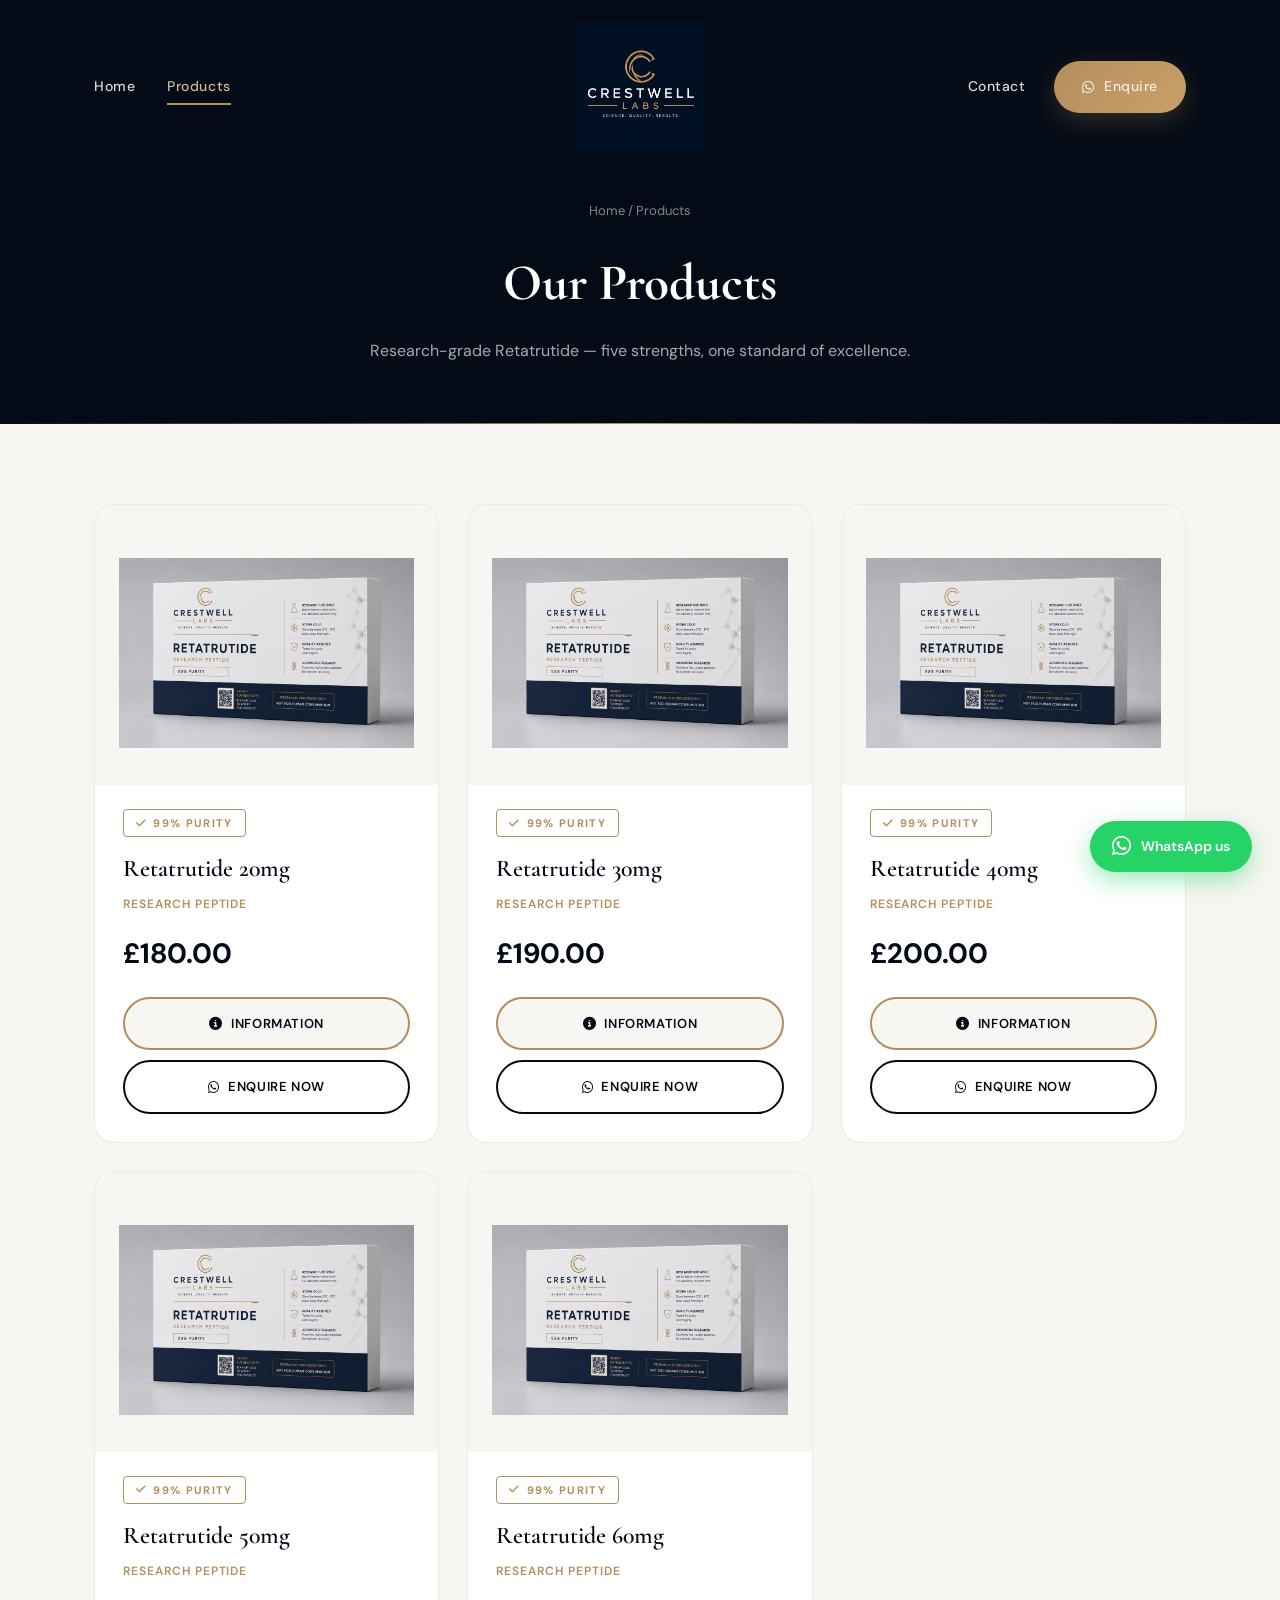
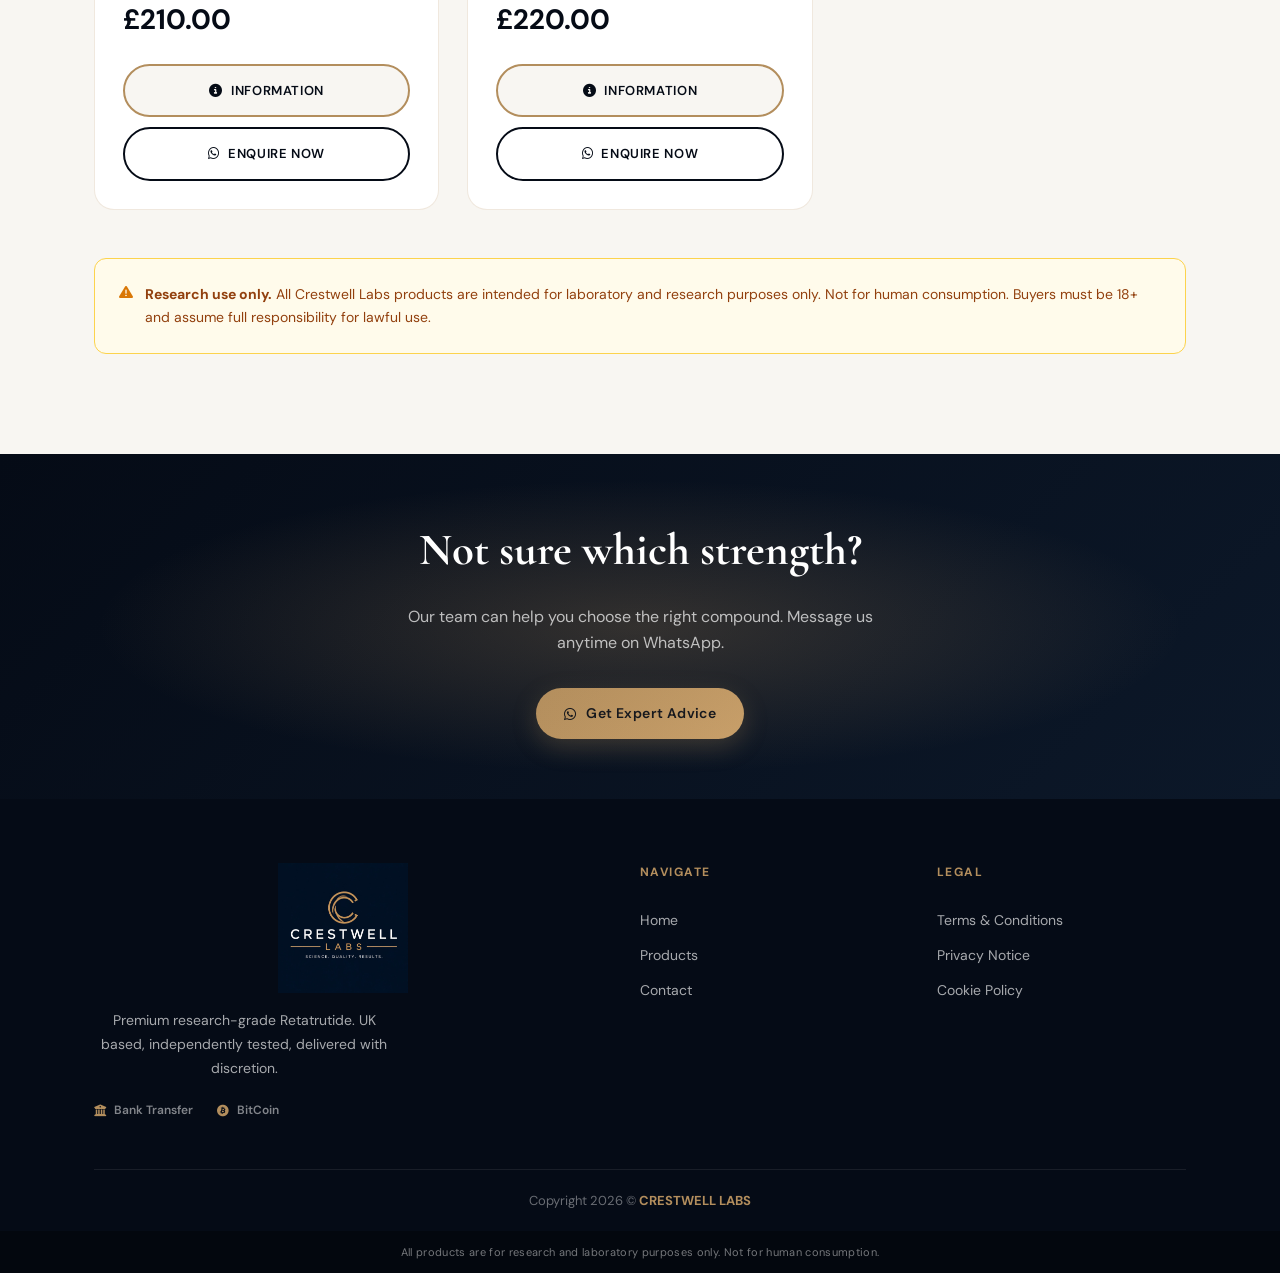
<file: products.html>
<!DOCTYPE html>
<html lang="en">
<head>
  <meta charset="UTF-8">
  <meta name="viewport" content="width=device-width, initial-scale=1.0">
  <meta name="description" content="Crestwell Labs Retatrutide — 20mg to 60mg research compounds. Enquire via WhatsApp.">
  <title>Products | Crestwell Labs</title>
    <link rel="icon" href="images/favicon.png" type="image/png">
  <link rel="preconnect" href="https://fonts.googleapis.com">
  <link rel="preconnect" href="https://fonts.gstatic.com" crossorigin>
  <link href="https://fonts.googleapis.com/css2?family=Cormorant+Garamond:ital,wght@0,500;0,600;0,700;1,500&family=DM+Sans:wght@400;500;600;700&display=swap" rel="stylesheet">
  <link rel="stylesheet" href="https://cdnjs.cloudflare.com/ajax/libs/font-awesome/6.5.1/css/all.min.css">
  <link rel="stylesheet" href="css/styles.css">
</head>
<body>

  <header class="site-header scrolled">
    <div class="container">
      <div class="header-inner">
        <nav class="nav-desktop nav-left">
          <a href="index.html">Home</a>
          <a href="products.html" class="active">Products</a>
        </nav>
        <a href="index.html" class="logo logo-center">
          <img src="images/logo-dark.png" alt="Crestwell Labs">
        </a>
        <div class="header-right">
          <nav class="nav-desktop nav-right">
            <a href="contact.html">Contact</a>
            <a href="https://wa.me/447476289136?text=Hello%2C%20I%27d%20like%20to%20enquire%20about%20Crestwell%20Labs" class="btn btn-gold" target="_blank" rel="noopener">
              <i class="fab fa-whatsapp"></i> Enquire
            </a>
          </nav>
          <button class="menu-toggle" aria-label="Menu"><i class="fas fa-bars"></i></button>
        </div>
      </div>
    </div>
  </header>
  <div class="nav-overlay"></div>
  <nav class="nav-mobile">
    <div class="nav-mobile-top">
      <img src="images/logo-dark.png" alt="Crestwell Labs" class="nav-mobile-logo">
      <button class="nav-mobile-close" aria-label="Close menu"><i class="fas fa-times"></i></button>
    </div>
    <div class="nav-mobile-links">
      <a href="index.html">Home</a>
      <a href="products.html" class="active">Products</a>
      <a href="contact.html">Contact</a>
      <a href="terms.html">Terms &amp; Conditions</a>
      <a href="privacy.html">Privacy Notice</a>
      <a href="cookies.html">Cookie Policy</a>
    </div>
  </nav>

  <div class="page-hero">
    <div class="container">
      <div class="breadcrumb"><a href="index.html">Home</a> / Products</div>
      <h1>Our Products</h1>
      <p>Research-grade Retatrutide — five strengths, one standard of excellence.</p>
    </div>
  </div>

  <section class="products-page" style="padding: 80px 0 100px;">
    <div class="container">
      <div class="products-grid">

        <article class="product-card">
          <div class="product-image">
            <a href="information.html"><img src="images/product-retatrutide.png" alt="Retatrutide 20mg"></a>
          </div>
          <div class="product-body">
            <span class="product-purity"><i class="fas fa-check"></i> 99% Purity</span>
            <h3>Retatrutide 20mg</h3>
            <p class="product-subtitle">Research Peptide</p>
            <div class="product-price">£180.00</div>
            <div class="product-actions">
              <a href="information.html" class="btn-info"><i class="fas fa-info-circle"></i> Information</a>
              <a href="https://wa.me/447476289136?text=Hi%2C%20I%27d%20like%20to%20order%20Retatrutide%2020mg" class="btn-enquire" target="_blank" rel="noopener"><i class="fab fa-whatsapp"></i> Enquire Now</a>
            </div>
          </div>
        </article>

        <article class="product-card">
          <div class="product-image">
            <a href="information.html"><img src="images/product-retatrutide.png" alt="Retatrutide 30mg"></a>
          </div>
          <div class="product-body">
            <span class="product-purity"><i class="fas fa-check"></i> 99% Purity</span>
            <h3>Retatrutide 30mg</h3>
            <p class="product-subtitle">Research Peptide</p>
            <div class="product-price">£190.00</div>
            <div class="product-actions">
              <a href="information.html" class="btn-info"><i class="fas fa-info-circle"></i> Information</a>
              <a href="https://wa.me/447476289136?text=Hi%2C%20I%27d%20like%20to%20order%20Retatrutide%2030mg" class="btn-enquire" target="_blank" rel="noopener"><i class="fab fa-whatsapp"></i> Enquire Now</a>
            </div>
          </div>
        </article>

        <article class="product-card">
          <div class="product-image">
            <a href="information.html"><img src="images/product-retatrutide.png" alt="Retatrutide 40mg"></a>
          </div>
          <div class="product-body">
            <span class="product-purity"><i class="fas fa-check"></i> 99% Purity</span>
            <h3>Retatrutide 40mg</h3>
            <p class="product-subtitle">Research Peptide</p>
            <div class="product-price">£200.00</div>
            <div class="product-actions">
              <a href="information.html" class="btn-info"><i class="fas fa-info-circle"></i> Information</a>
              <a href="https://wa.me/447476289136?text=Hi%2C%20I%27d%20like%20to%20order%20Retatrutide%2040mg" class="btn-enquire" target="_blank" rel="noopener"><i class="fab fa-whatsapp"></i> Enquire Now</a>
            </div>
          </div>
        </article>

        <article class="product-card">
          <div class="product-image">
            <a href="information.html"><img src="images/product-retatrutide.png" alt="Retatrutide 50mg"></a>
          </div>
          <div class="product-body">
            <span class="product-purity"><i class="fas fa-check"></i> 99% Purity</span>
            <h3>Retatrutide 50mg</h3>
            <p class="product-subtitle">Research Peptide</p>
            <div class="product-price">£210.00</div>
            <div class="product-actions">
              <a href="information.html" class="btn-info"><i class="fas fa-info-circle"></i> Information</a>
              <a href="https://wa.me/447476289136?text=Hi%2C%20I%27d%20like%20to%20order%20Retatrutide%2050mg" class="btn-enquire" target="_blank" rel="noopener"><i class="fab fa-whatsapp"></i> Enquire Now</a>
            </div>
          </div>
        </article>

        <article class="product-card">
          <div class="product-image">
            <a href="information.html"><img src="images/product-retatrutide.png" alt="Retatrutide 60mg"></a>
          </div>
          <div class="product-body">
            <span class="product-purity"><i class="fas fa-check"></i> 99% Purity</span>
            <h3>Retatrutide 60mg</h3>
            <p class="product-subtitle">Research Peptide</p>
            <div class="product-price">£220.00</div>
            <div class="product-actions">
              <a href="information.html" class="btn-info"><i class="fas fa-info-circle"></i> Information</a>
              <a href="https://wa.me/447476289136?text=Hi%2C%20I%27d%20like%20to%20order%20Retatrutide%2060mg" class="btn-enquire" target="_blank" rel="noopener"><i class="fab fa-whatsapp"></i> Enquire Now</a>
            </div>
          </div>
        </article>

      </div>

      <div style="margin-top:48px;padding:24px;background:#fffbeb;border:1px solid #fcd34d;border-radius:12px;font-size:14px;color:#92400e;display:flex;gap:12px;align-items:flex-start;">
        <i class="fas fa-exclamation-triangle" style="margin-top:2px;color:#d97706;"></i>
        <div><strong>Research use only.</strong> All Crestwell Labs products are intended for laboratory and research purposes only. Not for human consumption. Buyers must be 18+ and assume full responsibility for lawful use.</div>
      </div>
    </div>
  </section>

  <section class="cta-section" style="padding: 60px 0;">
    <div class="container">
      <h2>Not sure which strength?</h2>
      <p>Our team can help you choose the right compound. Message us anytime on WhatsApp.</p>
      <a href="https://wa.me/447476289136?text=Hi%2C%20I%20need%20help%20choosing%20a%20product" class="btn btn-gold" target="_blank" rel="noopener">
        <i class="fab fa-whatsapp"></i> Get Expert Advice
      </a>
    </div>
  </section>

  <footer class="site-footer">
    <div class="container">
      <div class="footer-top">
        <div class="footer-brand">
          <img src="images/logo-dark.png" alt="Crestwell Labs">
          <p>Premium research-grade Retatrutide. UK based, independently tested, delivered with discretion.</p>
          <div class="footer-payments">
            <span><i class="fas fa-university"></i> Bank Transfer</span>
            <span><i class="fab fa-bitcoin"></i> BitCoin</span>
          </div>
        </div>
        <div class="footer-col">
          <h4>Navigate</h4>
          <a href="index.html">Home</a>
          <a href="products.html">Products</a>
          <a href="contact.html">Contact</a>
        </div>
        <div class="footer-col">
          <h4>Legal</h4>
          <a href="terms.html">Terms &amp; Conditions</a>
          <a href="privacy.html">Privacy Notice</a>
          <a href="cookies.html">Cookie Policy</a>
        </div>
      </div>
      <div class="footer-bottom">Copyright 2026 &copy; <strong>CRESTWELL LABS</strong></div>
    </div>
    <div class="disclaimer-bar">All products are for research and laboratory purposes only. Not for human consumption.</div>
  </footer>

  <a href="https://wa.me/447476289136?text=Hello%2C%20I%20need%20more%20info%20about%20Crestwell%20Labs" class="whatsapp-float" target="_blank" rel="noopener" aria-label="WhatsApp">
    <i class="fab fa-whatsapp"></i><span>WhatsApp us</span>
  </a>

  <script src="js/main.js"></script>
</body>
</html>
</file>
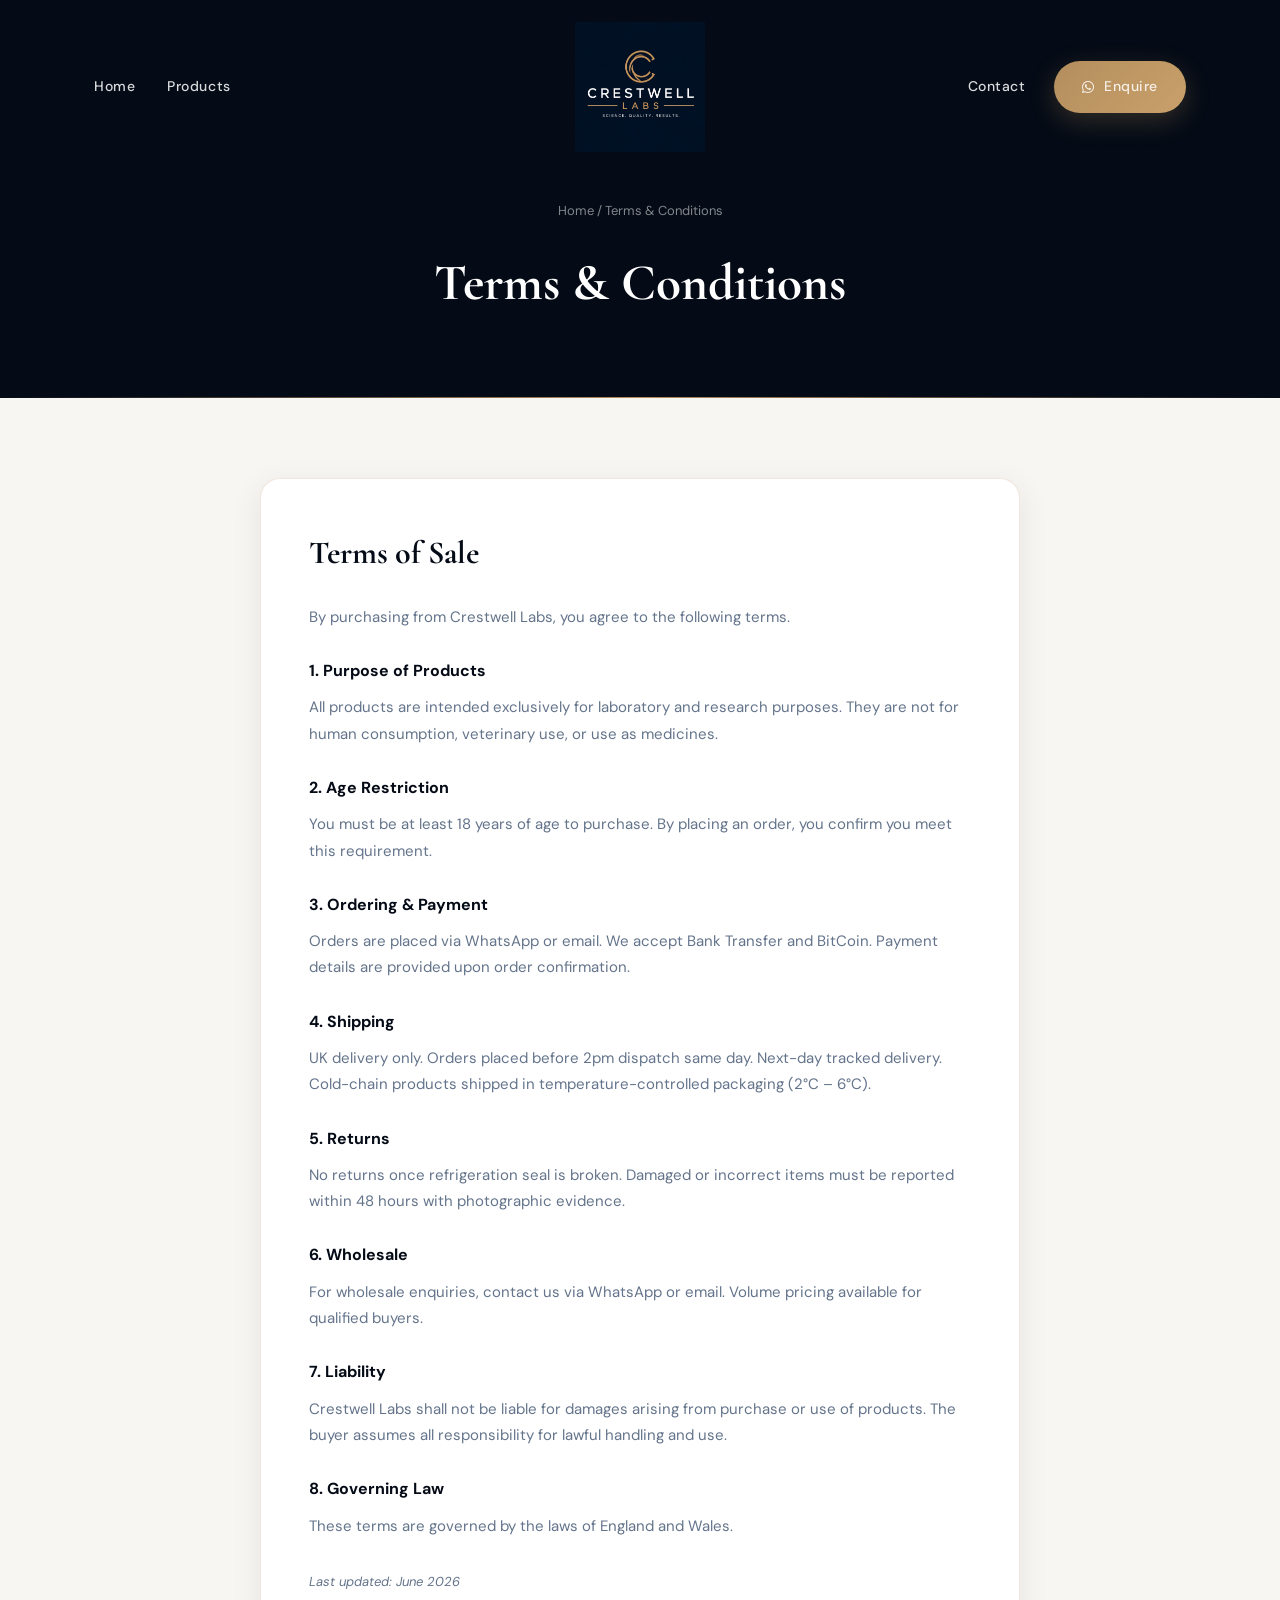
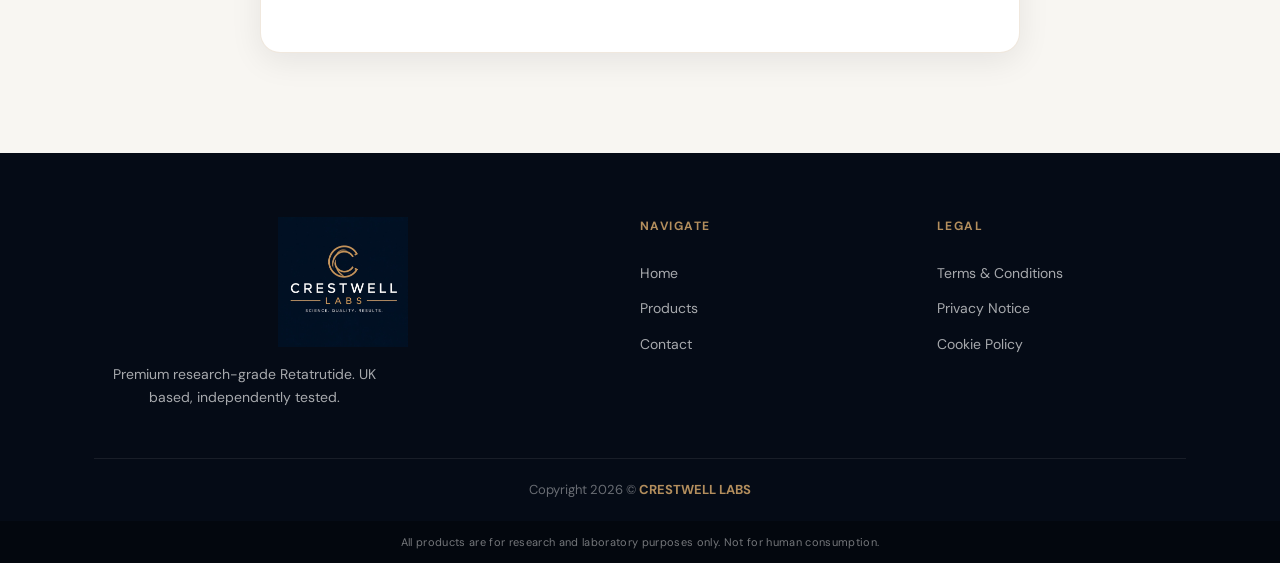
<file: terms.html>
<!DOCTYPE html>
<html lang="en">
<head>
  <meta charset="UTF-8">
  <meta name="viewport" content="width=device-width, initial-scale=1.0">
  <title>Terms &amp; Conditions | Crestwell Labs</title>
    <link rel="icon" href="images/favicon.png" type="image/png">
  <link rel="preconnect" href="https://fonts.googleapis.com">
  <link rel="preconnect" href="https://fonts.gstatic.com" crossorigin>
  <link href="https://fonts.googleapis.com/css2?family=Cormorant+Garamond:wght@600;700&family=DM+Sans:wght@400;500;600;700&display=swap" rel="stylesheet">
  <link rel="stylesheet" href="https://cdnjs.cloudflare.com/ajax/libs/font-awesome/6.5.1/css/all.min.css">
  <link rel="stylesheet" href="css/styles.css">
</head>
<body>

  <header class="site-header scrolled">
    <div class="container">
      <div class="header-inner">
        <nav class="nav-desktop nav-left">
          <a href="index.html">Home</a>
          <a href="products.html">Products</a>
        </nav>
        <a href="index.html" class="logo logo-center">
          <img src="images/logo-dark.png" alt="Crestwell Labs">
        </a>
        <div class="header-right">
          <nav class="nav-desktop nav-right">
            <a href="contact.html">Contact</a>
            <a href="https://wa.me/447476289136" class="btn btn-gold" target="_blank" rel="noopener"><i class="fab fa-whatsapp"></i> Enquire</a>
          </nav>
          <button class="menu-toggle" aria-label="Menu"><i class="fas fa-bars"></i></button>
        </div>
      </div>
    </div>
  </header>
  <div class="nav-overlay"></div>
  <nav class="nav-mobile">
    <div class="nav-mobile-top">
      <img src="images/logo-dark.png" alt="Crestwell Labs" class="nav-mobile-logo">
      <button class="nav-mobile-close" aria-label="Close menu"><i class="fas fa-times"></i></button>
    </div>
    <div class="nav-mobile-links">
      <a href="index.html">Home</a>
      <a href="products.html">Products</a>
      <a href="contact.html">Contact</a>
      <a href="terms.html" class="active">Terms &amp; Conditions</a>
      <a href="privacy.html">Privacy Notice</a>
      <a href="cookies.html">Cookie Policy</a>
    </div>
  </nav>

  <div class="page-hero">
    <div class="container">
      <div class="breadcrumb"><a href="index.html">Home</a> / Terms &amp; Conditions</div>
      <h1>Terms &amp; Conditions</h1>
    </div>
  </div>

  <section style="padding: 80px 0 100px;">
    <div class="container">
      <div class="legal-wrap">
        <h2>Terms of Sale</h2>
        <p>By purchasing from Crestwell Labs, you agree to the following terms.</p>
        <h3>1. Purpose of Products</h3>
        <p>All products are intended exclusively for laboratory and research purposes. They are not for human consumption, veterinary use, or use as medicines.</p>
        <h3>2. Age Restriction</h3>
        <p>You must be at least 18 years of age to purchase. By placing an order, you confirm you meet this requirement.</p>
        <h3>3. Ordering &amp; Payment</h3>
        <p>Orders are placed via WhatsApp or email. We accept Bank Transfer and BitCoin. Payment details are provided upon order confirmation.</p>
        <h3>4. Shipping</h3>
        <p>UK delivery only. Orders placed before 2pm dispatch same day. Next-day tracked delivery. Cold-chain products shipped in temperature-controlled packaging (2°C – 6°C).</p>
        <h3>5. Returns</h3>
        <p>No returns once refrigeration seal is broken. Damaged or incorrect items must be reported within 48 hours with photographic evidence.</p>
        <h3>6. Wholesale</h3>
        <p>For wholesale enquiries, contact us via WhatsApp or email. Volume pricing available for qualified buyers.</p>
        <h3>7. Liability</h3>
        <p>Crestwell Labs shall not be liable for damages arising from purchase or use of products. The buyer assumes all responsibility for lawful handling and use.</p>
        <h3>8. Governing Law</h3>
        <p>These terms are governed by the laws of England and Wales.</p>
        <p class="updated">Last updated: June 2026</p>
      </div>
    </div>
  </section>

  <footer class="site-footer">
    <div class="container">
      <div class="footer-top">
        <div class="footer-brand">
          <img src="images/logo-dark.png" alt="Crestwell Labs">
          <p>Premium research-grade Retatrutide. UK based, independently tested.</p>
        </div>
        <div class="footer-col">
          <h4>Navigate</h4>
          <a href="index.html">Home</a>
          <a href="products.html">Products</a>
          <a href="contact.html">Contact</a>
        </div>
        <div class="footer-col">
          <h4>Legal</h4>
          <a href="terms.html">Terms &amp; Conditions</a>
          <a href="privacy.html">Privacy Notice</a>
          <a href="cookies.html">Cookie Policy</a>
        </div>
      </div>
      <div class="footer-bottom">Copyright 2026 &copy; <strong>CRESTWELL LABS</strong></div>
    </div>
    <div class="disclaimer-bar">All products are for research and laboratory purposes only. Not for human consumption.</div>
  </footer>

  <script src="js/main.js"></script>
</body>
</html>
</file>
<file: css/styles.css>
/* Crestwell Labs — Premium Static Site */

:root {
  --navy: #050b16;
  --navy-soft: #0c1829;
  --navy-card: #101f35;
  --gold: #b38e5d;
  --gold-light: #d4b896;
  --gold-glow: rgba(179, 142, 93, 0.25);
  --white: #ffffff;
  --cream: #f8f6f2;
  --cream-dark: #ede9e1;
  --text: #0f172a;
  --text-muted: #64748b;
  --border: rgba(179, 142, 93, 0.2);
  --radius: 20px;
  --radius-sm: 12px;
  --shadow: 0 8px 32px rgba(5, 11, 22, 0.08);
  --shadow-lg: 0 24px 60px rgba(5, 11, 22, 0.18);
  --transition: 0.35s cubic-bezier(0.4, 0, 0.2, 1);
}

*, *::before, *::after { margin: 0; padding: 0; box-sizing: border-box; }
html { scroll-behavior: smooth; }

body {
  font-family: 'DM Sans', system-ui, sans-serif;
  background: var(--cream);
  color: var(--text);
  line-height: 1.65;
  font-size: 16px;
  overflow-x: hidden;
}

img { max-width: 100%; height: auto; display: block; }
a { color: inherit; text-decoration: none; }

.container { max-width: 1140px; margin: 0 auto; padding: 0 24px; }

/* ── Header ── */
.site-header {
  position: fixed;
  top: 0;
  left: 0;
  right: 0;
  z-index: 1000;
  padding: 22px 0;
  transition: all var(--transition);
}

.site-header.scrolled {
  background: rgba(5, 11, 22, 0.95);
  backdrop-filter: blur(20px);
  padding: 14px 0;
  box-shadow: 0 4px 30px rgba(0, 0, 0, 0.3);
}

.site-header .container { position: relative; }

.header-inner {
  display: grid;
  grid-template-columns: 1fr auto 1fr;
  align-items: center;
  gap: 20px;
}

.logo-center {
  justify-self: center;
  text-align: center;
  display: flex;
  justify-content: center;
}

.logo img {
  height: 130px;
  width: auto;
  max-width: min(320px, 70vw);
  transition: height var(--transition);
}

.site-header.scrolled .logo img { height: 100px; }

.header-right {
  justify-self: end;
  display: flex;
  align-items: center;
  gap: 20px;
}

.nav-desktop {
  display: flex;
  align-items: center;
  gap: 32px;
}

.nav-left { justify-self: start; }
.nav-right { gap: 28px; }

.nav-desktop a {
  font-size: 14px;
  font-weight: 500;
  letter-spacing: 0.04em;
  color: rgba(255, 255, 255, 0.85);
  position: relative;
  transition: color var(--transition);
}

.nav-desktop a::after {
  content: '';
  position: absolute;
  bottom: -6px;
  left: 0;
  width: 0;
  height: 2px;
  background: var(--gold);
  transition: width var(--transition);
}

.nav-desktop a:hover,
.nav-desktop a.active { color: var(--gold-light); }

.nav-desktop a:hover::after,
.nav-desktop a.active::after { width: 100%; }

.btn {
  display: inline-flex;
  align-items: center;
  gap: 10px;
  padding: 14px 28px;
  border-radius: 50px;
  font-family: inherit;
  font-size: 14px;
  font-weight: 600;
  letter-spacing: 0.03em;
  border: none;
  cursor: pointer;
  transition: all var(--transition);
}

.btn-gold {
  background: linear-gradient(135deg, var(--gold), #c9a06a);
  color: var(--navy);
  box-shadow: 0 8px 24px var(--gold-glow);
}

.btn-gold:hover {
  transform: translateY(-3px);
  box-shadow: 0 12px 32px var(--gold-glow);
  color: var(--navy);
}

.btn-outline {
  background: transparent;
  color: var(--white);
  border: 2px solid rgba(255, 255, 255, 0.35);
}

.btn-outline:hover {
  border-color: var(--gold);
  color: var(--gold-light);
  background: rgba(179, 142, 93, 0.1);
}

.btn-navy {
  background: var(--navy);
  color: var(--white);
}

.btn-navy:hover {
  background: var(--gold);
  color: var(--navy);
  transform: translateY(-2px);
}

.menu-toggle {
  display: none;
  background: none;
  border: none;
  color: var(--white);
  font-size: 24px;
  cursor: pointer;
}

.nav-mobile {
  display: none;
  position: fixed;
  top: 0;
  right: -100%;
  width: min(320px, 88vw);
  height: 100vh;
  height: 100dvh;
  background: var(--navy);
  padding: 0;
  flex-direction: column;
  z-index: 1002;
  transition: right var(--transition);
  box-shadow: -8px 0 40px rgba(0, 0, 0, 0.4);
  overflow-y: auto;
  -webkit-overflow-scrolling: touch;
}

.nav-mobile.open { right: 0; display: flex; }

.nav-mobile-top {
  display: flex;
  align-items: center;
  justify-content: space-between;
  padding: max(20px, env(safe-area-inset-top)) 24px 20px;
  border-bottom: 1px solid rgba(255, 255, 255, 0.08);
  flex-shrink: 0;
}

.nav-mobile-logo {
  height: 56px;
  width: auto;
  max-width: 180px;
}

.nav-mobile-close {
  background: rgba(255, 255, 255, 0.08);
  border: none;
  color: var(--white);
  width: 44px;
  height: 44px;
  border-radius: 50%;
  font-size: 20px;
  cursor: pointer;
  display: flex;
  align-items: center;
  justify-content: center;
  flex-shrink: 0;
  transition: background var(--transition);
}

.nav-mobile-close:hover { background: rgba(179, 142, 93, 0.3); }

.nav-mobile-links {
  display: flex;
  flex-direction: column;
  padding: 8px 24px 32px;
  flex: 1;
}

.nav-mobile a {
  padding: 18px 0;
  font-size: 16px;
  font-weight: 500;
  color: rgba(255, 255, 255, 0.85);
  border-bottom: 1px solid rgba(255, 255, 255, 0.08);
}

.nav-mobile a:hover,
.nav-mobile a.active { color: var(--gold); }

.nav-overlay {
  display: none;
  position: fixed;
  inset: 0;
  background: rgba(0, 0, 0, 0.6);
  z-index: 1001;
}

.nav-overlay.open { display: block; }

/* ── Hero ── */
.hero {
  position: relative;
  min-height: 100vh;
  display: flex;
  align-items: center;
  background: var(--navy);
  overflow: hidden;
  padding: 180px 0 80px;
}

.hero-bg-pattern {
  position: absolute;
  inset: 0;
  opacity: 0.04;
  background-image: url("data:image/svg+xml,%3Csvg width='60' height='60' viewBox='0 0 60 60' xmlns='http://www.w3.org/2000/svg'%3E%3Cg fill='none' fill-rule='evenodd'%3E%3Cg fill='%23b38e5d' fill-opacity='1'%3E%3Cpath d='M36 34v-4h-2v4h-4v2h4v4h2v-4h4v-2h-4zm0-30V0h-2v4h-4v2h4v4h2V6h4V4h-4zM6 34v-4H4v4H0v2h4v4h2v-4h4v-2H6zM6 4V0H4v4H0v2h4v4h2V6h4V4H6z'/%3E%3C/g%3E%3C/g%3E%3C/svg%3E");
}

.hero-glow {
  position: absolute;
  width: 600px;
  height: 600px;
  border-radius: 50%;
  background: radial-gradient(circle, var(--gold-glow) 0%, transparent 70%);
  top: -200px;
  right: -100px;
  pointer-events: none;
}

.hero-glow-2 {
  position: absolute;
  width: 400px;
  height: 400px;
  border-radius: 50%;
  background: radial-gradient(circle, rgba(179, 142, 93, 0.12) 0%, transparent 70%);
  bottom: -100px;
  left: -100px;
  pointer-events: none;
}

.hero-grid {
  display: grid;
  grid-template-columns: 1fr 1fr;
  gap: 60px;
  align-items: center;
  position: relative;
  z-index: 1;
}

.hero-content { color: var(--white); }

.hero-eyebrow {
  display: inline-flex;
  align-items: center;
  gap: 8px;
  font-size: 12px;
  font-weight: 600;
  letter-spacing: 0.2em;
  text-transform: uppercase;
  color: var(--gold);
  margin-bottom: 24px;
}

.hero-eyebrow::before {
  content: '';
  width: 32px;
  height: 1px;
  background: var(--gold);
}

.hero h1 {
  font-family: 'Cormorant Garamond', serif;
  font-size: clamp(2.8rem, 5.5vw, 4.2rem);
  font-weight: 600;
  line-height: 1.1;
  margin-bottom: 24px;
  letter-spacing: -0.02em;
}

.hero h1 em {
  font-style: italic;
  color: var(--gold-light);
}

.hero-desc {
  font-size: 17px;
  color: rgba(255, 255, 255, 0.75);
  max-width: 480px;
  margin-bottom: 36px;
  line-height: 1.75;
}

.hero-actions { display: flex; flex-wrap: wrap; gap: 16px; }

.hero-visual {
  position: relative;
  display: flex;
  justify-content: center;
  align-items: center;
}

.hero-product-frame {
  position: relative;
  background: linear-gradient(145deg, rgba(255,255,255,0.08), rgba(255,255,255,0.02));
  border: 1px solid rgba(179, 142, 93, 0.3);
  border-radius: var(--radius);
  padding: 40px;
  box-shadow: var(--shadow-lg);
}

.hero-product-frame img {
  max-height: 420px;
  width: auto;
  margin: 0 auto;
  filter: drop-shadow(0 20px 40px rgba(0, 0, 0, 0.4));
}

.hero-badge-float {
  position: absolute;
  background: var(--white);
  color: var(--navy);
  padding: 12px 20px;
  border-radius: 50px;
  font-size: 13px;
  font-weight: 700;
  box-shadow: var(--shadow);
  display: flex;
  align-items: center;
  gap: 8px;
}

.hero-badge-float i { color: var(--gold); }

.hero-badge-float.top-right { top: -16px; right: -16px; }
.hero-badge-float.bottom-left { bottom: -16px; left: -16px; }

/* ── Stats bar ── */
.stats-bar {
  background: var(--gold);
  padding: 28px 0;
}

.stats-grid {
  display: grid;
  grid-template-columns: repeat(4, 1fr);
  gap: 24px;
  text-align: center;
}

.stat-item strong {
  display: block;
  font-family: 'Cormorant Garamond', serif;
  font-size: 2rem;
  font-weight: 700;
  color: var(--navy);
  line-height: 1;
  margin-bottom: 4px;
}

.stat-item span {
  font-size: 12px;
  font-weight: 600;
  text-transform: uppercase;
  letter-spacing: 0.1em;
  color: rgba(5, 11, 22, 0.7);
}

/* ── Sections ── */
section { padding: 100px 0; }

.section-label {
  display: inline-block;
  font-size: 11px;
  font-weight: 700;
  letter-spacing: 0.2em;
  text-transform: uppercase;
  color: var(--gold);
  margin-bottom: 12px;
}

.section-header {
  text-align: center;
  max-width: 580px;
  margin: 0 auto 56px;
}

.section-header h2 {
  font-family: 'Cormorant Garamond', serif;
  font-size: clamp(2rem, 4vw, 2.8rem);
  font-weight: 600;
  color: var(--navy);
  margin-bottom: 16px;
  line-height: 1.2;
}

.section-header p { color: var(--text-muted); font-size: 16px; }

/* ── Pillars (from product box) ── */
.pillars-grid {
  display: grid;
  grid-template-columns: repeat(4, 1fr);
  gap: 24px;
}

.pillar-card {
  background: var(--white);
  border-radius: var(--radius);
  padding: 32px 24px;
  text-align: center;
  border: 1px solid var(--border);
  transition: all var(--transition);
}

.pillar-card:hover {
  transform: translateY(-8px);
  box-shadow: var(--shadow-lg);
  border-color: var(--gold);
}

.pillar-icon {
  width: 64px;
  height: 64px;
  margin: 0 auto 20px;
  background: linear-gradient(135deg, var(--navy), var(--navy-soft));
  border-radius: 16px;
  display: flex;
  align-items: center;
  justify-content: center;
  font-size: 26px;
  color: var(--gold);
}

.pillar-card h3 {
  font-size: 15px;
  font-weight: 700;
  color: var(--navy);
  margin-bottom: 10px;
}

.pillar-card p {
  font-size: 13px;
  color: var(--text-muted);
  line-height: 1.6;
}

/* ── Products ── */
.section-dark {
  background: var(--navy);
  color: var(--white);
}

.section-dark .section-header h2 { color: var(--white); }
.section-dark .section-header p { color: rgba(255, 255, 255, 0.6); }

.products-grid {
  display: grid;
  grid-template-columns: repeat(auto-fill, minmax(300px, 1fr));
  gap: 28px;
}

.product-card {
  background: var(--navy-card);
  border-radius: var(--radius);
  overflow: hidden;
  border: 1px solid rgba(179, 142, 93, 0.15);
  transition: all var(--transition);
  display: flex;
  flex-direction: column;
}

.product-card:hover {
  transform: translateY(-10px);
  border-color: var(--gold);
  box-shadow: 0 24px 48px rgba(0, 0, 0, 0.4), 0 0 0 1px rgba(179, 142, 93, 0.2);
}

.product-image {
  background: linear-gradient(180deg, rgba(255,255,255,0.06) 0%, transparent 100%);
  padding: 32px 24px 16px;
  display: flex;
  align-items: center;
  justify-content: center;
  min-height: 280px;
}

.product-image a {
  display: flex;
  align-items: center;
  justify-content: center;
  width: 100%;
  height: 100%;
  cursor: pointer;
}

.product-image img {
  max-height: 220px;
  width: auto;
  object-fit: contain;
  transition: transform 0.5s ease;
}

.product-card:hover .product-image img { transform: scale(1.05); }

.product-body {
  padding: 24px 28px 28px;
  flex: 1;
  display: flex;
  flex-direction: column;
}

.product-purity {
  display: inline-flex;
  align-items: center;
  gap: 6px;
  font-size: 11px;
  font-weight: 700;
  letter-spacing: 0.12em;
  text-transform: uppercase;
  color: var(--gold);
  border: 1px solid var(--gold);
  padding: 4px 12px;
  border-radius: 4px;
  width: fit-content;
  margin-bottom: 12px;
}

.product-body h3 {
  font-family: 'Cormorant Garamond', serif;
  font-size: 1.5rem;
  font-weight: 600;
  color: var(--white);
  margin-bottom: 6px;
}

.product-subtitle {
  font-size: 12px;
  color: var(--gold);
  font-weight: 600;
  letter-spacing: 0.08em;
  text-transform: uppercase;
  margin-bottom: 16px;
}

.product-price {
  font-size: 1.75rem;
  font-weight: 700;
  color: var(--gold-light);
  margin-bottom: 20px;
  margin-top: auto;
}

.product-price small {
  font-size: 14px;
  font-weight: 400;
  color: rgba(255, 255, 255, 0.5);
}

.product-actions {
  display: flex;
  flex-direction: column;
  gap: 10px;
  margin-top: auto;
}

.btn-info,
.btn-enquire {
  display: flex;
  align-items: center;
  justify-content: center;
  gap: 8px;
  width: 100%;
  padding: 14px;
  border-radius: 50px;
  font-family: inherit;
  font-size: 13px;
  font-weight: 600;
  letter-spacing: 0.05em;
  text-transform: uppercase;
  transition: all var(--transition);
  cursor: pointer;
}

.btn-info {
  background: rgba(255, 255, 255, 0.08);
  border: 2px solid rgba(255, 255, 255, 0.35);
  color: var(--white);
}

.btn-info:hover {
  background: rgba(255, 255, 255, 0.15);
  border-color: var(--gold-light);
  color: var(--gold-light);
}

.btn-enquire {
  background: transparent;
  border: 2px solid var(--gold);
  color: var(--gold);
}

.btn-enquire:hover {
  background: var(--gold);
  color: var(--navy);
}

/* Products page — light cards */
.products-page .product-card {
  background: var(--white);
  border-color: var(--border);
}

.products-page .product-card:hover {
  box-shadow: var(--shadow-lg);
}

.products-page .product-image {
  background: var(--cream);
}

.products-page .product-body h3 { color: var(--navy); }
.products-page .product-price { color: var(--navy); }
.products-page .btn-info {
  background: var(--cream);
  border-color: var(--gold);
  color: var(--navy);
}
.products-page .btn-info:hover {
  background: var(--gold);
  border-color: var(--gold);
  color: var(--white);
}
.products-page .btn-enquire { color: var(--navy); border-color: var(--navy); }
.products-page .btn-enquire:hover { background: var(--navy); color: var(--white); }

/* ── Information page ── */
.info-page { padding: 40px 0 100px; }

.info-product-image {
  text-align: center;
  max-width: 460px;
  margin: 0 auto 40px;
  padding: 0 16px;
}

.info-product-image img {
  width: 100%;
  max-height: 400px;
  object-fit: contain;
  margin: 0 auto;
  filter: drop-shadow(0 20px 40px rgba(5, 11, 22, 0.15));
}

.info-content {
  max-width: 820px;
  margin: 0 auto;
  background: var(--white);
  border-radius: var(--radius);
  padding: 48px;
  border: 1px solid var(--border);
  box-shadow: var(--shadow);
}

.info-content h2 {
  font-family: 'Cormorant Garamond', serif;
  font-size: clamp(1.6rem, 3.5vw, 2.2rem);
  color: var(--navy);
  margin-bottom: 20px;
  line-height: 1.25;
}

.info-content h3 {
  font-family: 'Cormorant Garamond', serif;
  font-size: 1.5rem;
  color: var(--navy);
  margin: 36px 0 16px;
}

.info-content p {
  color: var(--text-muted);
  font-size: 16px;
  line-height: 1.8;
  margin-bottom: 16px;
}

.info-content ul {
  list-style: none;
  margin: 16px 0 24px;
  padding: 0;
}

.info-content ul li {
  position: relative;
  padding: 8px 0 8px 24px;
  color: var(--text);
  font-size: 15px;
  line-height: 1.6;
}

.info-content ul li::before {
  content: '•';
  position: absolute;
  left: 0;
  color: var(--gold);
  font-weight: 700;
}

.info-faq {
  margin-top: 8px;
}

.info-faq-item {
  padding: 20px 0;
  border-bottom: 1px solid var(--cream-dark);
}

.info-faq-item:last-child { border-bottom: none; }

.info-faq-item strong {
  display: block;
  color: var(--navy);
  font-size: 15px;
  margin-bottom: 8px;
}

.info-faq-item p {
  margin-bottom: 0;
}

.info-cta-box {
  margin-top: 40px;
  padding: 28px;
  background: var(--cream);
  border-radius: var(--radius-sm);
  border-left: 4px solid var(--gold);
}

.info-cta-box h3 {
  margin-top: 0;
  font-size: 1.35rem;
}

@media (max-width: 768px) {
  .info-content { padding: 28px 24px; }
  .info-product-image {
    max-width: 320px;
    margin-bottom: 32px;
  }
  .info-product-image img { max-height: 280px; }
}

/* ── About band ── */
.about-band {
  display: grid;
  grid-template-columns: 1fr 1fr;
  gap: 80px;
  align-items: center;
}

.about-visual {
  position: relative;
}

.about-visual img {
  border-radius: var(--radius);
  box-shadow: var(--shadow-lg);
  width: 100%;
}

.about-visual::before {
  content: '';
  position: absolute;
  inset: -16px;
  border: 2px solid var(--gold);
  border-radius: calc(var(--radius) + 8px);
  opacity: 0.4;
  z-index: -1;
}

.about-text h2 {
  font-family: 'Cormorant Garamond', serif;
  font-size: 2.4rem;
  color: var(--navy);
  margin-bottom: 20px;
  line-height: 1.2;
}

.about-text p {
  color: var(--text-muted);
  margin-bottom: 16px;
  font-size: 16px;
}

.about-list {
  list-style: none;
  margin: 28px 0 32px;
}

.about-list li {
  display: flex;
  align-items: center;
  gap: 12px;
  padding: 10px 0;
  font-weight: 500;
  color: var(--text);
}

.about-list li i {
  color: var(--gold);
  font-size: 18px;
}

/* ── CTA ── */
.cta-section {
  background: linear-gradient(135deg, var(--navy) 0%, var(--navy-soft) 100%);
  padding: 80px 0;
  text-align: center;
  position: relative;
  overflow: hidden;
}

.cta-section::before {
  content: '';
  position: absolute;
  inset: 0;
  background: radial-gradient(ellipse at center, var(--gold-glow) 0%, transparent 60%);
  pointer-events: none;
}

.cta-section h2 {
  font-family: 'Cormorant Garamond', serif;
  font-size: clamp(2rem, 4vw, 2.8rem);
  color: var(--white);
  margin-bottom: 16px;
  position: relative;
}

.cta-section p {
  color: rgba(255, 255, 255, 0.7);
  max-width: 500px;
  margin: 0 auto 32px;
  position: relative;
}

/* ── Page hero (inner pages) ── */
.page-hero {
  background: var(--navy);
  padding: 200px 0 60px;
  text-align: center;
  color: var(--white);
  position: relative;
  overflow: hidden;
}

.page-hero::after {
  content: '';
  position: absolute;
  bottom: 0;
  left: 0;
  right: 0;
  height: 1px;
  background: linear-gradient(90deg, transparent, var(--gold), transparent);
}

.page-hero h1 {
  font-family: 'Cormorant Garamond', serif;
  font-size: clamp(2.2rem, 4vw, 3.2rem);
  margin-bottom: 12px;
}

.page-hero p {
  color: rgba(255, 255, 255, 0.65);
  font-size: 16px;
}

.breadcrumb {
  font-size: 13px;
  color: rgba(255, 255, 255, 0.5);
  margin-bottom: 20px;
}

.breadcrumb a:hover { color: var(--gold); }

/* ── Contact ── */
.contact-grid {
  display: grid;
  grid-template-columns: 1fr 1.3fr;
  gap: 48px;
  align-items: start;
}

.contact-card {
  background: var(--white);
  border-radius: var(--radius);
  padding: 36px;
  border: 1px solid var(--border);
  box-shadow: var(--shadow);
}

.contact-card h2 {
  font-family: 'Cormorant Garamond', serif;
  font-size: 1.8rem;
  color: var(--navy);
  margin-bottom: 28px;
}

.contact-item {
  display: flex;
  gap: 16px;
  padding: 20px 0;
  border-bottom: 1px solid var(--cream-dark);
}

.contact-item:last-child { border-bottom: none; }

.contact-item-icon {
  width: 48px;
  height: 48px;
  background: var(--cream);
  border-radius: 12px;
  display: flex;
  align-items: center;
  justify-content: center;
  color: var(--gold);
  font-size: 20px;
  flex-shrink: 0;
}

.contact-item label {
  display: block;
  font-size: 11px;
  font-weight: 700;
  text-transform: uppercase;
  letter-spacing: 0.1em;
  color: var(--text-muted);
  margin-bottom: 4px;
}

.contact-item a,
.contact-item p {
  font-weight: 600;
  color: var(--navy);
  font-size: 15px;
}

.contact-item a:hover { color: var(--gold); }

.form-group { margin-bottom: 20px; }

.form-group label {
  display: block;
  font-size: 12px;
  font-weight: 600;
  text-transform: uppercase;
  letter-spacing: 0.06em;
  margin-bottom: 8px;
  color: var(--text);
}

.form-group input,
.form-group textarea,
.form-group select {
  width: 100%;
  padding: 14px 16px;
  border: 1.5px solid var(--cream-dark);
  border-radius: var(--radius-sm);
  font-family: inherit;
  font-size: 15px;
  background: var(--cream);
  transition: border-color var(--transition);
}

.form-group input:focus,
.form-group textarea:focus,
.form-group select:focus {
  outline: none;
  border-color: var(--gold);
  background: var(--white);
}

.form-group textarea { min-height: 140px; resize: vertical; }

/* ── Legal ── */
.legal-wrap {
  max-width: 760px;
  margin: 0 auto;
  background: var(--white);
  border-radius: var(--radius);
  padding: 48px;
  border: 1px solid var(--border);
  box-shadow: var(--shadow);
}

.legal-wrap h2 {
  font-family: 'Cormorant Garamond', serif;
  font-size: 2rem;
  color: var(--navy);
  margin-bottom: 24px;
}

.legal-wrap h3 {
  font-size: 16px;
  color: var(--navy);
  margin: 28px 0 10px;
}

.legal-wrap p,
.legal-wrap li {
  color: var(--text-muted);
  font-size: 15px;
  line-height: 1.75;
  margin-bottom: 10px;
}

.legal-wrap ul { padding-left: 20px; }

.legal-wrap .updated {
  margin-top: 32px;
  font-size: 13px;
  font-style: italic;
  color: var(--text-muted);
}

/* ── Footer ── */
.site-footer {
  background: var(--navy);
  color: rgba(255, 255, 255, 0.65);
  padding: 64px 0 0;
}

.footer-top {
  display: grid;
  grid-template-columns: 2fr 1fr 1fr;
  gap: 48px;
  padding-bottom: 48px;
  border-bottom: 1px solid rgba(255, 255, 255, 0.08);
}

.footer-brand {
  text-align: center;
}

.footer-brand img {
  height: 130px;
  width: auto;
  max-width: 280px;
  margin: 0 auto 16px;
}

.footer-brand p {
  font-size: 14px;
  line-height: 1.7;
  max-width: 300px;
}

.footer-col h4 {
  font-size: 12px;
  font-weight: 700;
  text-transform: uppercase;
  letter-spacing: 0.12em;
  color: var(--gold);
  margin-bottom: 20px;
}

.footer-col a {
  display: block;
  font-size: 14px;
  padding: 6px 0;
  transition: color var(--transition);
}

.footer-col a:hover { color: var(--gold-light); }

.footer-payments {
  display: flex;
  gap: 24px;
  margin-top: 20px;
}

.footer-payments span {
  font-size: 12px;
  font-weight: 600;
  color: rgba(255, 255, 255, 0.5);
  display: flex;
  align-items: center;
  gap: 8px;
}

.footer-payments i { color: var(--gold); }

.footer-bottom {
  text-align: center;
  padding: 20px 0;
  font-size: 13px;
  color: rgba(255, 255, 255, 0.4);
}

.footer-bottom strong { color: var(--gold); }

.disclaimer-bar {
  background: rgba(0, 0, 0, 0.35);
  text-align: center;
  padding: 12px;
  font-size: 11px;
  color: rgba(255, 255, 255, 0.45);
  letter-spacing: 0.03em;
}

/* ── WhatsApp ── */
.whatsapp-float {
  position: fixed;
  bottom: 28px;
  right: 28px;
  background: #25d366;
  color: white;
  padding: 14px 22px;
  border-radius: 50px;
  font-weight: 600;
  font-size: 14px;
  display: flex;
  align-items: center;
  gap: 10px;
  box-shadow: 0 8px 24px rgba(37, 211, 102, 0.45);
  z-index: 999;
  transition: transform var(--transition);
}

.whatsapp-float:hover {
  transform: scale(1.06);
  color: white;
}

.whatsapp-float i { font-size: 22px; }

.text-center { text-align: center; }
.mt-48 { margin-top: 48px; }

/* ── Responsive ── */
@media (max-width: 1024px) {
  .hero-grid { grid-template-columns: 1fr; text-align: center; }
  .hero-desc { margin-left: auto; margin-right: auto; }
  .hero-actions { justify-content: center; }
  .hero-visual { order: -1; }
  .hero-product-frame img { max-height: 300px; }
  .pillars-grid { grid-template-columns: repeat(2, 1fr); }
  .about-band { grid-template-columns: 1fr; gap: 48px; }
  .footer-top { grid-template-columns: 1fr 1fr; }
  .stats-grid { grid-template-columns: repeat(2, 1fr); }
}

@media (max-width: 768px) {
  .nav-desktop { display: none; }
  .nav-left { display: none; }

  .site-header {
    padding: 14px 0;
  }

  .site-header.scrolled {
    padding: 10px 0;
  }

  .header-inner {
    grid-template-columns: 1fr auto;
    justify-items: center;
    gap: 0;
    min-height: 72px;
  }

  .logo-center {
    grid-column: 1;
    justify-self: center;
  }

  .logo img {
    height: 72px;
    max-width: min(220px, 62vw);
  }

  .site-header.scrolled .logo img { height: 64px; }

  .header-right {
    position: absolute;
    right: 0;
    top: 50%;
    transform: translateY(-50%);
    z-index: 2;
  }

  .menu-toggle {
    display: flex;
    align-items: center;
    justify-content: center;
    width: 44px;
    height: 44px;
  }

  .hero {
    padding: 130px 0 60px;
  }

  .page-hero {
    padding: 130px 0 48px;
  }

  section { padding: 72px 0; }
  .pillars-grid { grid-template-columns: 1fr; }
  .contact-grid { grid-template-columns: 1fr; }
  .footer-top { grid-template-columns: 1fr; }
  .products-grid { grid-template-columns: 1fr; }
  .hero-badge-float { display: none; }
  .whatsapp-float span { display: none; }
  .whatsapp-float {
    width: 56px;
    height: 56px;
    padding: 0;
    justify-content: center;
    border-radius: 50%;
  }
}
</file>
